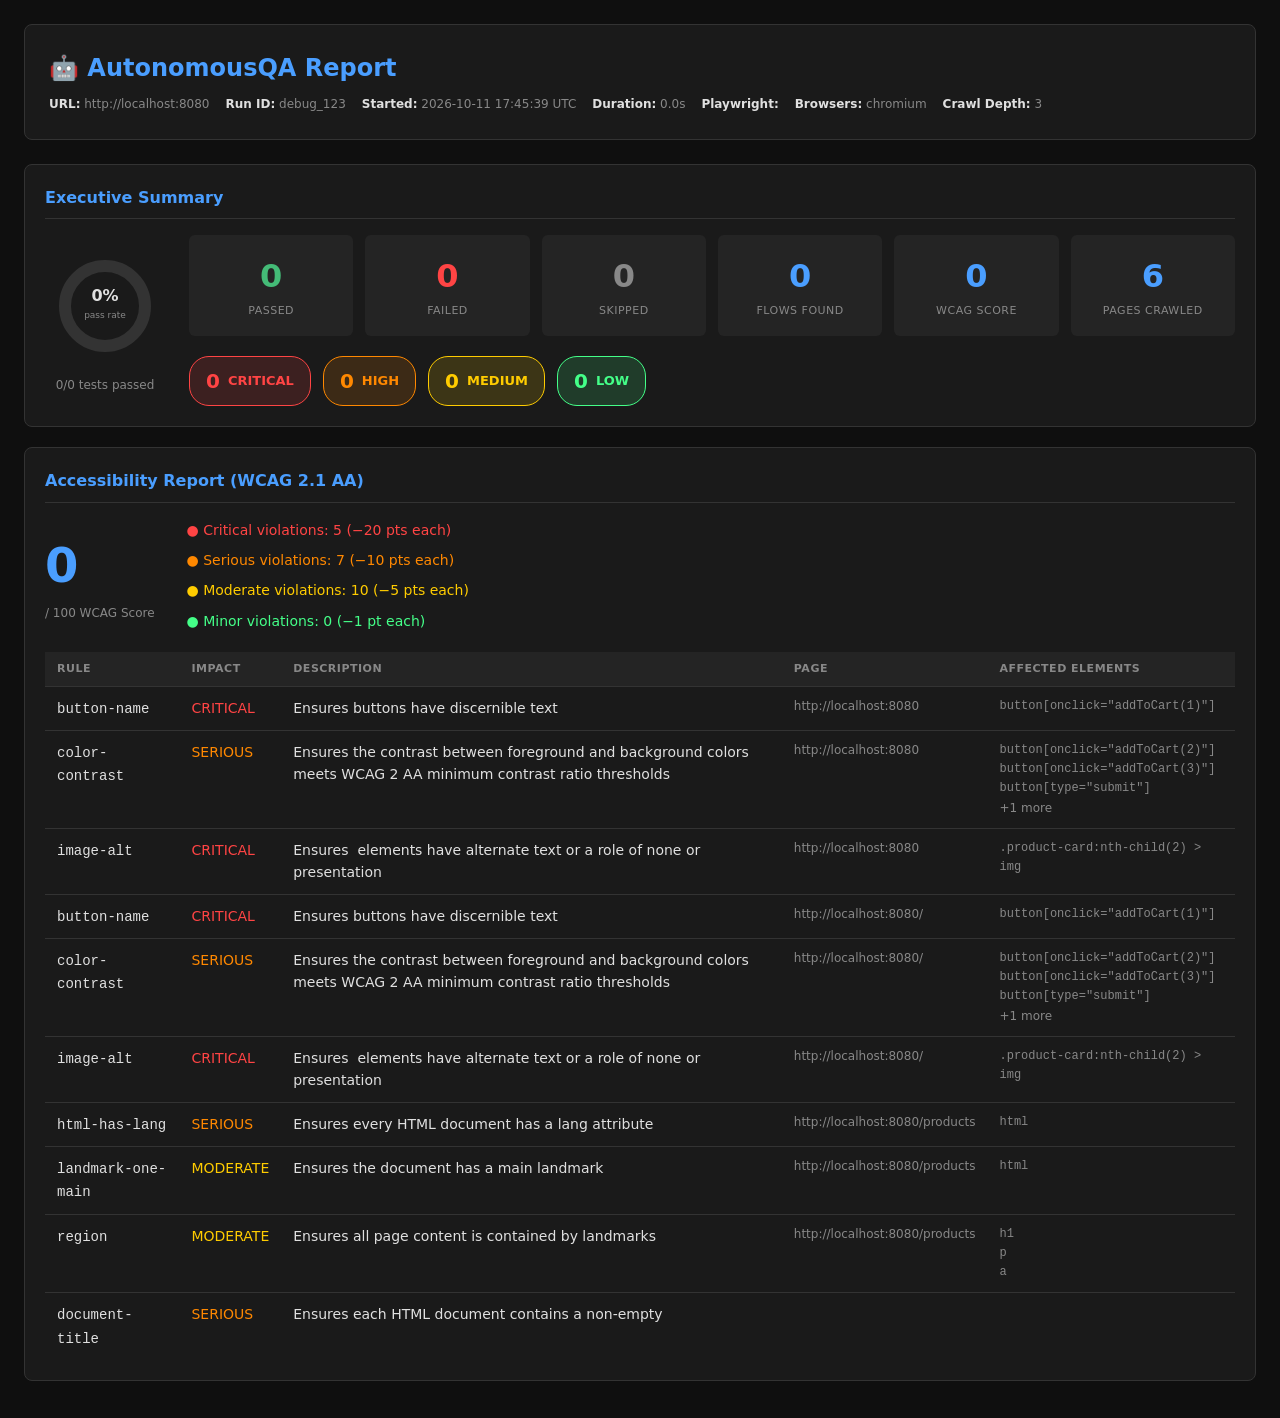
<file: reports/debug_123/report.html>
<!DOCTYPE html>
<html lang="en">
<head>
  <meta charset="UTF-8">
  <meta name="viewport" content="width=device-width, initial-scale=1.0">
  <title>QA Report — http://localhost:8080 — debug_123</title>
  <style>
    :root {
      --bg: #0f0f0f; --surface: #1a1a1a; --surface2: #242424;
      --border: #333; --text: #e0e0e0; --muted: #888;
      --critical: #ff4444; --high: #ff8800; --medium: #ffcc00; --low: #44ff88;
      --pass: #44bb77; --fail: #ff4444; --skip: #888888;
      --accent: #4a9eff;
    }
    * { box-sizing: border-box; margin: 0; padding: 0; }
    body { background: var(--bg); color: var(--text); font-family: 'Segoe UI', system-ui, sans-serif; font-size: 14px; line-height: 1.6; }
    .container { max-width: 1400px; margin: 0 auto; padding: 24px; }

    /* Header */
    .header { background: var(--surface); border: 1px solid var(--border); border-radius: 8px; padding: 24px; margin-bottom: 24px; }
    .header h1 { font-size: 24px; color: var(--accent); margin-bottom: 8px; }
    .header-meta { display: flex; flex-wrap: wrap; gap: 16px; color: var(--muted); font-size: 12px; }
    .header-meta span strong { color: var(--text); }

    /* Cards */
    .card { background: var(--surface); border: 1px solid var(--border); border-radius: 8px; padding: 20px; margin-bottom: 20px; }
    .card h2 { font-size: 16px; color: var(--accent); margin-bottom: 16px; border-bottom: 1px solid var(--border); padding-bottom: 8px; }

    /* Summary Grid */
    .summary-grid { display: grid; grid-template-columns: repeat(auto-fit, minmax(140px, 1fr)); gap: 12px; margin-bottom: 20px; }
    .summary-stat { background: var(--surface2); border-radius: 6px; padding: 16px; text-align: center; }
    .summary-stat .value { font-size: 32px; font-weight: 700; }
    .summary-stat .label { font-size: 11px; color: var(--muted); text-transform: uppercase; letter-spacing: 0.5px; }
    .stat-pass .value { color: var(--pass); }
    .stat-fail .value { color: var(--fail); }
    .stat-skip .value { color: var(--skip); }
    .stat-score .value { color: var(--accent); }

    /* Severity Badges */
    .severity-grid { display: flex; gap: 12px; flex-wrap: wrap; }
    .severity-badge { display: flex; align-items: center; gap: 8px; padding: 8px 16px; border-radius: 20px; font-weight: 600; font-size: 13px; }
    .badge-critical { background: rgba(255,68,68,0.15); border: 1px solid var(--critical); color: var(--critical); }
    .badge-high { background: rgba(255,136,0,0.15); border: 1px solid var(--high); color: var(--high); }
    .badge-medium { background: rgba(255,204,0,0.15); border: 1px solid var(--medium); color: var(--medium); }
    .badge-low { background: rgba(68,255,136,0.15); border: 1px solid var(--low); color: var(--low); }
    .badge-count { font-size: 20px; font-weight: 700; }

    /* Pass Rate Donut */
    .summary-top { display: grid; grid-template-columns: auto 1fr; gap: 24px; align-items: center; }
    .donut-container { text-align: center; }
    .donut-label { font-size: 12px; color: var(--muted); margin-top: 4px; }

    /* Tables */
    table { width: 100%; border-collapse: collapse; }
    th { text-align: left; padding: 8px 12px; background: var(--surface2); color: var(--muted); font-size: 11px; text-transform: uppercase; letter-spacing: 0.5px; border-bottom: 1px solid var(--border); }
    td { padding: 10px 12px; border-bottom: 1px solid var(--border); vertical-align: top; }
    tr:last-child td { border-bottom: none; }
    tr:hover td { background: rgba(255,255,255,0.02); }

    /* Status badges */
    .status { display: inline-block; padding: 2px 8px; border-radius: 4px; font-size: 11px; font-weight: 600; text-transform: uppercase; }
    .status-passed { background: rgba(68,187,119,0.15); color: var(--pass); }
    .status-failed { background: rgba(255,68,68,0.15); color: var(--fail); }
    .status-skipped { background: rgba(136,136,136,0.15); color: var(--skip); }
    .severity-cell-critical { color: var(--critical); font-weight: 600; }
    .severity-cell-high { color: var(--high); font-weight: 600; }
    .severity-cell-medium { color: var(--medium); font-weight: 600; }
    .severity-cell-low { color: var(--low); font-weight: 600; }

    /* Code blocks */
    pre { background: #0a0a0a; border: 1px solid var(--border); border-radius: 6px; padding: 16px; overflow-x: auto; font-size: 12px; line-height: 1.5; white-space: pre-wrap; word-wrap: break-word; }
    code { font-family: 'Fira Code', 'Cascadia Code', 'Consolas', monospace; }

    /* Error messages */
    .error-text { color: var(--fail); font-size: 12px; font-family: monospace; max-height: 120px; overflow-y: auto; }
    .repro-steps { margin: 0; padding-left: 16px; color: var(--muted); font-size: 12px; }
    .repro-steps li { margin-bottom: 2px; }

    /* Accessibility */
    .wcag-score { font-size: 48px; font-weight: 700; color: var(--accent); }
    .wcag-label { color: var(--muted); font-size: 12px; }
    .impact-critical { color: var(--critical); }
    .impact-serious { color: var(--high); }
    .impact-moderate { color: var(--medium); }
    .impact-minor { color: var(--low); }

    /* Visual diffs */
    .visual-grid { display: grid; grid-template-columns: 1fr 1fr 1fr; gap: 12px; }
    .visual-card { text-align: center; }
    .visual-card img { width: 100%; border: 1px solid var(--border); border-radius: 4px; max-height: 200px; object-fit: contain; }
    .visual-card .visual-label { font-size: 11px; color: var(--muted); margin-top: 4px; }
    .change-pct { font-weight: 700; color: var(--accent); }

    /* Crawl map */
    .crawl-map { font-family: monospace; font-size: 12px; line-height: 1.8; color: var(--muted); }
    .crawl-url { color: var(--text); }
    .crawl-error { color: var(--fail); }

    /* Collapsible */
    details summary { cursor: pointer; padding: 8px; background: var(--surface2); border-radius: 4px; color: var(--muted); font-size: 12px; }
    details summary:hover { color: var(--text); }
    details[open] summary { margin-bottom: 8px; }

    /* Responsive */
    @media (max-width: 768px) {
      .summary-top { grid-template-columns: 1fr; }
      .visual-grid { grid-template-columns: 1fr; }
    }
  </style>
</head>
<body>
<div class="container">

  <!-- HEADER -->
  <div class="header">
    <h1>🤖 AutonomousQA Report</h1>
    <div class="header-meta">
      <span><strong>URL:</strong> http://localhost:8080</span>
      <span><strong>Run ID:</strong> debug_123</span>
      <span><strong>Started:</strong> 2026-10-11 17:45:39 UTC</span>
      <span><strong>Duration:</strong> 0.0s</span>
      <span><strong>Playwright:</strong> </span>
      <span><strong>Browsers:</strong> chromium</span>
      <span><strong>Crawl Depth:</strong> 3</span>
    </div>
  </div>

  <!-- EXECUTIVE SUMMARY -->
  <div class="card">
    <h2>Executive Summary</h2>
    <div class="summary-top">
      <!-- Donut Chart (inline SVG) -->
      <div class="donut-container">
        
        
        
        
        
        
        <svg width="120" height="120" viewBox="0 0 120 120">
          <circle cx="60" cy="60" r="40" fill="none" stroke="#333" stroke-width="12"/>
          <circle cx="60" cy="60" r="40" fill="none" stroke="#44bb77" stroke-width="12"
            stroke-dasharray="0.0 251.2"
            stroke-dashoffset="62.8" transform="rotate(-90 60 60)"/>
          <text x="60" y="55" text-anchor="middle" fill="#e0e0e0" font-size="16" font-weight="700">0%</text>
          <text x="60" y="72" text-anchor="middle" fill="#888" font-size="9">pass rate</text>
        </svg>
        <div class="donut-label">0/0 tests passed</div>
      </div>

      <div>
        <div class="summary-grid">
          <div class="summary-stat stat-pass">
            <div class="value">0</div>
            <div class="label">Passed</div>
          </div>
          <div class="summary-stat stat-fail">
            <div class="value">0</div>
            <div class="label">Failed</div>
          </div>
          <div class="summary-stat stat-skip">
            <div class="value">0</div>
            <div class="label">Skipped</div>
          </div>
          <div class="summary-stat stat-score">
            <div class="value">0</div>
            <div class="label">Flows Found</div>
          </div>
          
          <div class="summary-stat stat-score">
            <div class="value">0</div>
            <div class="label">WCAG Score</div>
          </div>
          
          
          <div class="summary-stat">
            <div class="value" style="color: var(--accent)">6</div>
            <div class="label">Pages Crawled</div>
          </div>
          
        </div>

        <!-- Severity Breakdown -->
        <div class="severity-grid">
          <div class="severity-badge badge-critical">
            <span class="badge-count">0</span>
            CRITICAL
          </div>
          <div class="severity-badge badge-high">
            <span class="badge-count">0</span>
            HIGH
          </div>
          <div class="severity-badge badge-medium">
            <span class="badge-count">0</span>
            MEDIUM
          </div>
          <div class="severity-badge badge-low">
            <span class="badge-count">0</span>
            LOW
          </div>
        </div>
      </div>
    </div>
  </div>

  <!-- TEST RESULTS -->
  

  <!-- GENERATED TEST FILE -->
  

  <!-- ACCESSIBILITY REPORT -->
  
  <div class="card">
    <h2>Accessibility Report (WCAG 2.1 AA)</h2>
    <div style="display: flex; align-items: center; gap: 32px; margin-bottom: 20px;">
      <div>
        <div class="wcag-score">0</div>
        <div class="wcag-label">/ 100 WCAG Score</div>
      </div>
      <div style="display: flex; flex-direction: column; gap: 8px;">
        <span class="impact-critical">● Critical violations: 5 (−20 pts each)</span>
        <span class="impact-serious">● Serious violations: 7 (−10 pts each)</span>
        <span class="impact-moderate">● Moderate violations: 10 (−5 pts each)</span>
        <span class="impact-minor">● Minor violations: 0 (−1 pt each)</span>
      </div>
    </div>

    
    <table>
      <thead>
        <tr>
          <th>Rule</th>
          <th>Impact</th>
          <th>Description</th>
          <th>Page</th>
          <th>Affected Elements</th>
        </tr>
      </thead>
      <tbody>
        
        <tr>
          <td><code>button-name</code></td>
          <td><span class="impact-critical">CRITICAL</span></td>
          <td>Ensures buttons have discernible text</td>
          <td style="color: var(--muted); font-size: 12px;">http://localhost:8080</td>
          <td style="font-size: 12px;">
            
            <code style="display: block; color: var(--muted);">button[onclick="addToCart(1)"]</code>
            
            
          </td>
        </tr>
        
        <tr>
          <td><code>color-contrast</code></td>
          <td><span class="impact-serious">SERIOUS</span></td>
          <td>Ensures the contrast between foreground and background colors meets WCAG 2 AA minimum contrast ratio thresholds</td>
          <td style="color: var(--muted); font-size: 12px;">http://localhost:8080</td>
          <td style="font-size: 12px;">
            
            <code style="display: block; color: var(--muted);">button[onclick="addToCart(2)"]</code>
            
            <code style="display: block; color: var(--muted);">button[onclick="addToCart(3)"]</code>
            
            <code style="display: block; color: var(--muted);">button[type="submit"]</code>
            
            
            <span style="color: var(--muted)">+1 more</span>
            
          </td>
        </tr>
        
        <tr>
          <td><code>image-alt</code></td>
          <td><span class="impact-critical">CRITICAL</span></td>
          <td>Ensures <img> elements have alternate text or a role of none or presentation</td>
          <td style="color: var(--muted); font-size: 12px;">http://localhost:8080</td>
          <td style="font-size: 12px;">
            
            <code style="display: block; color: var(--muted);">.product-card:nth-child(2) > img</code>
            
            
          </td>
        </tr>
        
        <tr>
          <td><code>button-name</code></td>
          <td><span class="impact-critical">CRITICAL</span></td>
          <td>Ensures buttons have discernible text</td>
          <td style="color: var(--muted); font-size: 12px;">http://localhost:8080/</td>
          <td style="font-size: 12px;">
            
            <code style="display: block; color: var(--muted);">button[onclick="addToCart(1)"]</code>
            
            
          </td>
        </tr>
        
        <tr>
          <td><code>color-contrast</code></td>
          <td><span class="impact-serious">SERIOUS</span></td>
          <td>Ensures the contrast between foreground and background colors meets WCAG 2 AA minimum contrast ratio thresholds</td>
          <td style="color: var(--muted); font-size: 12px;">http://localhost:8080/</td>
          <td style="font-size: 12px;">
            
            <code style="display: block; color: var(--muted);">button[onclick="addToCart(2)"]</code>
            
            <code style="display: block; color: var(--muted);">button[onclick="addToCart(3)"]</code>
            
            <code style="display: block; color: var(--muted);">button[type="submit"]</code>
            
            
            <span style="color: var(--muted)">+1 more</span>
            
          </td>
        </tr>
        
        <tr>
          <td><code>image-alt</code></td>
          <td><span class="impact-critical">CRITICAL</span></td>
          <td>Ensures <img> elements have alternate text or a role of none or presentation</td>
          <td style="color: var(--muted); font-size: 12px;">http://localhost:8080/</td>
          <td style="font-size: 12px;">
            
            <code style="display: block; color: var(--muted);">.product-card:nth-child(2) > img</code>
            
            
          </td>
        </tr>
        
        <tr>
          <td><code>html-has-lang</code></td>
          <td><span class="impact-serious">SERIOUS</span></td>
          <td>Ensures every HTML document has a lang attribute</td>
          <td style="color: var(--muted); font-size: 12px;">http://localhost:8080/products</td>
          <td style="font-size: 12px;">
            
            <code style="display: block; color: var(--muted);">html</code>
            
            
          </td>
        </tr>
        
        <tr>
          <td><code>landmark-one-main</code></td>
          <td><span class="impact-moderate">MODERATE</span></td>
          <td>Ensures the document has a main landmark</td>
          <td style="color: var(--muted); font-size: 12px;">http://localhost:8080/products</td>
          <td style="font-size: 12px;">
            
            <code style="display: block; color: var(--muted);">html</code>
            
            
          </td>
        </tr>
        
        <tr>
          <td><code>region</code></td>
          <td><span class="impact-moderate">MODERATE</span></td>
          <td>Ensures all page content is contained by landmarks</td>
          <td style="color: var(--muted); font-size: 12px;">http://localhost:8080/products</td>
          <td style="font-size: 12px;">
            
            <code style="display: block; color: var(--muted);">h1</code>
            
            <code style="display: block; color: var(--muted);">p</code>
            
            <code style="display: block; color: var(--muted);">a</code>
            
            
          </td>
        </tr>
        
        <tr>
          <td><code>document-title</code></td>
          <td><span class="impact-serious">SERIOUS</span></td>
          <td>Ensures each HTML document contains a non-empty <title> element</td>
          <td style="color: var(--muted); font-size: 12px;">http://localhost:8080/about-us-this-page-does-not-exist</td>
          <td style="font-size: 12px;">
            
            <code style="display: block; color: var(--muted);">html</code>
            
            
          </td>
        </tr>
        
        <tr>
          <td><code>html-has-lang</code></td>
          <td><span class="impact-serious">SERIOUS</span></td>
          <td>Ensures every HTML document has a lang attribute</td>
          <td style="color: var(--muted); font-size: 12px;">http://localhost:8080/about-us-this-page-does-not-exist</td>
          <td style="font-size: 12px;">
            
            <code style="display: block; color: var(--muted);">html</code>
            
            
          </td>
        </tr>
        
        <tr>
          <td><code>landmark-one-main</code></td>
          <td><span class="impact-moderate">MODERATE</span></td>
          <td>Ensures the document has a main landmark</td>
          <td style="color: var(--muted); font-size: 12px;">http://localhost:8080/about-us-this-page-does-not-exist</td>
          <td style="font-size: 12px;">
            
            <code style="display: block; color: var(--muted);">html</code>
            
            
          </td>
        </tr>
        
        <tr>
          <td><code>page-has-heading-one</code></td>
          <td><span class="impact-moderate">MODERATE</span></td>
          <td>Ensure that the page, or at least one of its frames contains a level-one heading</td>
          <td style="color: var(--muted); font-size: 12px;">http://localhost:8080/about-us-this-page-does-not-exist</td>
          <td style="font-size: 12px;">
            
            <code style="display: block; color: var(--muted);">html</code>
            
            
          </td>
        </tr>
        
        <tr>
          <td><code>region</code></td>
          <td><span class="impact-moderate">MODERATE</span></td>
          <td>Ensures all page content is contained by landmarks</td>
          <td style="color: var(--muted); font-size: 12px;">http://localhost:8080/about-us-this-page-does-not-exist</td>
          <td style="font-size: 12px;">
            
            <code style="display: block; color: var(--muted);">pre</code>
            
            
          </td>
        </tr>
        
        <tr>
          <td><code>image-alt</code></td>
          <td><span class="impact-critical">CRITICAL</span></td>
          <td>Ensures <img> elements have alternate text or a role of none or presentation</td>
          <td style="color: var(--muted); font-size: 12px;">http://localhost:8080/contact</td>
          <td style="font-size: 12px;">
            
            <code style="display: block; color: var(--muted);">img</code>
            
            
          </td>
        </tr>
        
        <tr>
          <td><code>landmark-one-main</code></td>
          <td><span class="impact-moderate">MODERATE</span></td>
          <td>Ensures the document has a main landmark</td>
          <td style="color: var(--muted); font-size: 12px;">http://localhost:8080/contact</td>
          <td style="font-size: 12px;">
            
            <code style="display: block; color: var(--muted);">html</code>
            
            
          </td>
        </tr>
        
        <tr>
          <td><code>region</code></td>
          <td><span class="impact-moderate">MODERATE</span></td>
          <td>Ensures all page content is contained by landmarks</td>
          <td style="color: var(--muted); font-size: 12px;">http://localhost:8080/contact</td>
          <td style="font-size: 12px;">
            
            <code style="display: block; color: var(--muted);">h1</code>
            
            <code style="display: block; color: var(--muted);">p</code>
            
            <code style="display: block; color: var(--muted);">img</code>
            
            
            <span style="color: var(--muted)">+1 more</span>
            
          </td>
        </tr>
        
        <tr>
          <td><code>document-title</code></td>
          <td><span class="impact-serious">SERIOUS</span></td>
          <td>Ensures each HTML document contains a non-empty <title> element</td>
          <td style="color: var(--muted); font-size: 12px;">http://localhost:8080/privacy</td>
          <td style="font-size: 12px;">
            
            <code style="display: block; color: var(--muted);">html</code>
            
            
          </td>
        </tr>
        
        <tr>
          <td><code>html-has-lang</code></td>
          <td><span class="impact-serious">SERIOUS</span></td>
          <td>Ensures every HTML document has a lang attribute</td>
          <td style="color: var(--muted); font-size: 12px;">http://localhost:8080/privacy</td>
          <td style="font-size: 12px;">
            
            <code style="display: block; color: var(--muted);">html</code>
            
            
          </td>
        </tr>
        
        <tr>
          <td><code>landmark-one-main</code></td>
          <td><span class="impact-moderate">MODERATE</span></td>
          <td>Ensures the document has a main landmark</td>
          <td style="color: var(--muted); font-size: 12px;">http://localhost:8080/privacy</td>
          <td style="font-size: 12px;">
            
            <code style="display: block; color: var(--muted);">html</code>
            
            
          </td>
        </tr>
        
        <tr>
          <td><code>page-has-heading-one</code></td>
          <td><span class="impact-moderate">MODERATE</span></td>
          <td>Ensure that the page, or at least one of its frames contains a level-one heading</td>
          <td style="color: var(--muted); font-size: 12px;">http://localhost:8080/privacy</td>
          <td style="font-size: 12px;">
            
            <code style="display: block; color: var(--muted);">html</code>
            
            
          </td>
        </tr>
        
        <tr>
          <td><code>region</code></td>
          <td><span class="impact-moderate">MODERATE</span></td>
          <td>Ensures all page content is contained by landmarks</td>
          <td style="color: var(--muted); font-size: 12px;">http://localhost:8080/privacy</td>
          <td style="font-size: 12px;">
            
            <code style="display: block; color: var(--muted);">pre</code>
            
            
          </td>
        </tr>
        
      </tbody>
    </table>
    
  </div>
  

  <!-- VISUAL DIFFS -->
  

  <!-- CRAWL MAP -->
  
  <div class="card">
    <h2>Crawl Map</h2>
    <div class="crawl-map">
      
      <div>
        
        
        <span class="crawl-url">
          http://localhost:8080
          <span style="color: var(--muted)"> — Bug-Ridden Demo Store</span>
          
        </span>
      </div>
      
      <div>
        │  
        ├─ 
        <span class="crawl-url">
          http://localhost:8080/
          <span style="color: var(--muted)"> — Bug-Ridden Demo Store</span>
          
        </span>
      </div>
      
      <div>
        │  
        ├─ 
        <span class="crawl-url">
          http://localhost:8080/products
          <span style="color: var(--muted)"> — Products</span>
          
        </span>
      </div>
      
      <div>
        │  
        ├─ 
        <span class="crawl-url">
          http://localhost:8080/about-us-this-page-does-not-exist
          
          
        </span>
      </div>
      
      <div>
        │  
        ├─ 
        <span class="crawl-url">
          http://localhost:8080/contact
          <span style="color: var(--muted)"> — Contact — Demo Store</span>
          
        </span>
      </div>
      
      <div>
        │  
        ├─ 
        <span class="crawl-url">
          http://localhost:8080/privacy
          
          
        </span>
      </div>
      
    </div>
    
  </div>
  

  <!-- DEBUG LOGS -->
  

  <div style="text-align: center; color: var(--muted); font-size: 12px; margin-top: 24px; padding-bottom: 24px;">
    Generated by AutonomousQA Agent • debug_123
  </div>

</div>
</body>
</html>
</file>
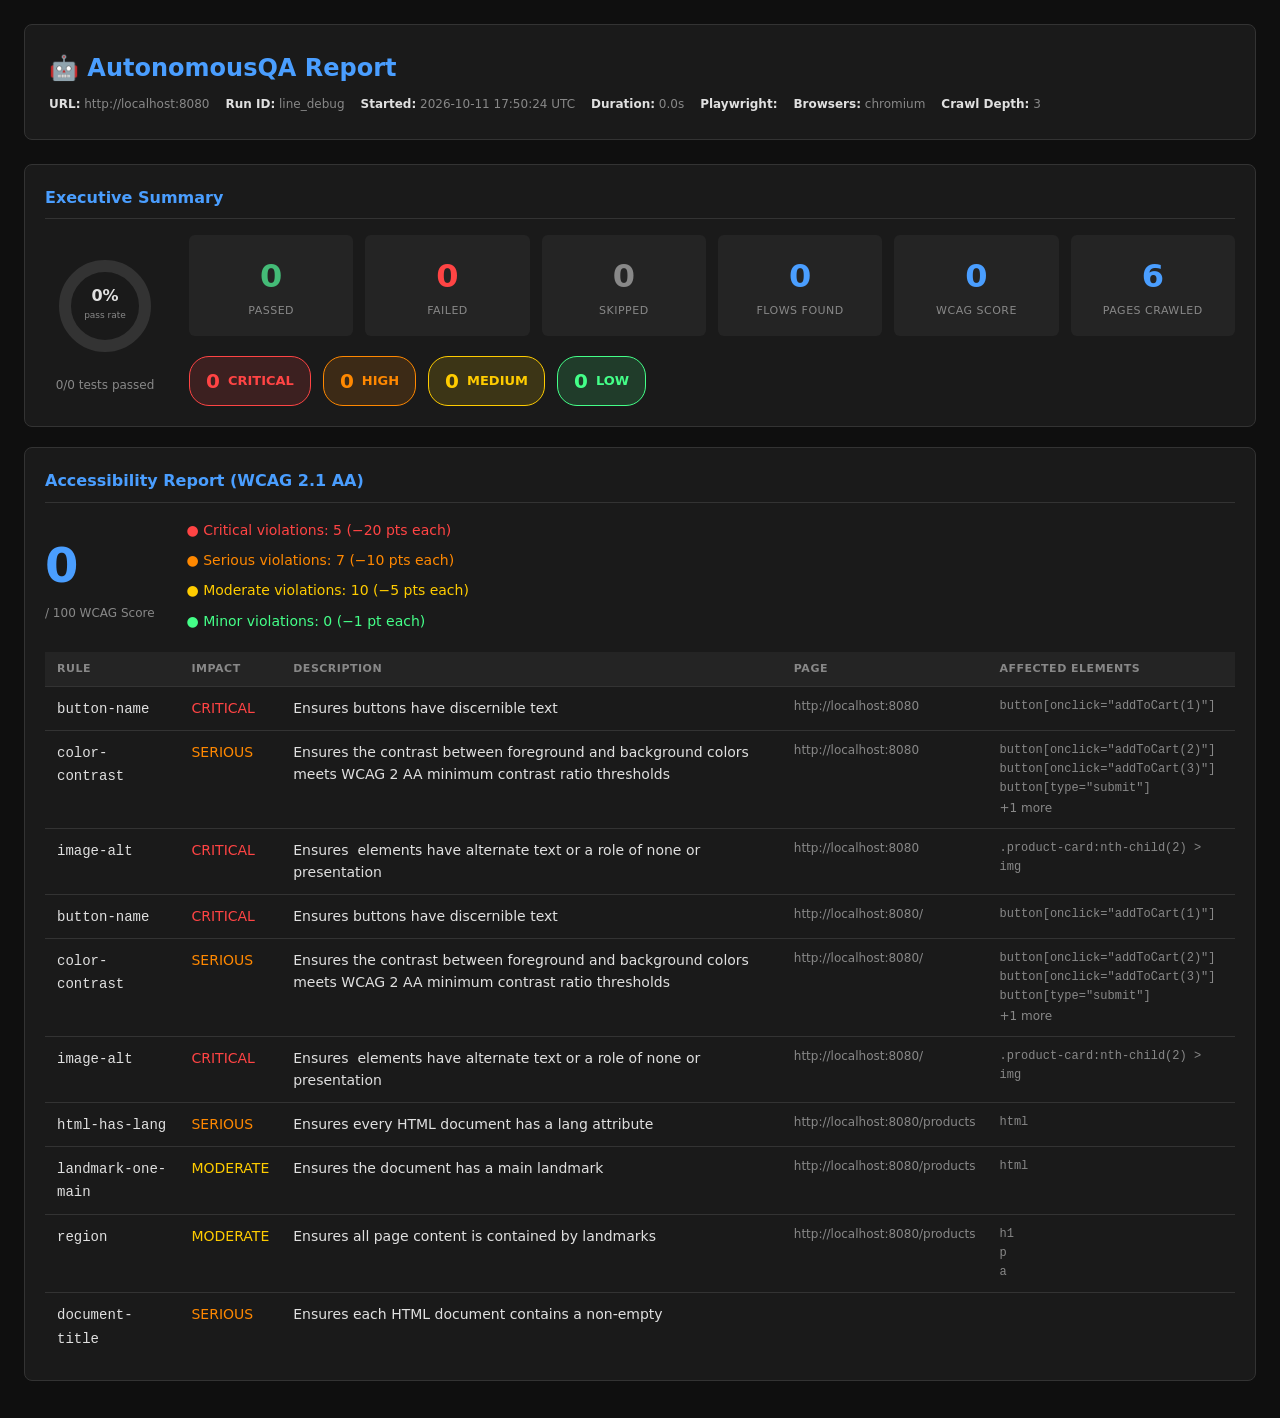
<file: reports/line_debug/report.html>
<!DOCTYPE html>
<html lang="en">
<head>
  <meta charset="UTF-8">
  <meta name="viewport" content="width=device-width, initial-scale=1.0">
  <title>QA Report — http://localhost:8080 — line_debug</title>
  <style>
    :root {
      --bg: #0f0f0f; --surface: #1a1a1a; --surface2: #242424;
      --border: #333; --text: #e0e0e0; --muted: #888;
      --critical: #ff4444; --high: #ff8800; --medium: #ffcc00; --low: #44ff88;
      --pass: #44bb77; --fail: #ff4444; --skip: #888888;
      --accent: #4a9eff;
    }
    * { box-sizing: border-box; margin: 0; padding: 0; }
    body { background: var(--bg); color: var(--text); font-family: 'Segoe UI', system-ui, sans-serif; font-size: 14px; line-height: 1.6; }
    .container { max-width: 1400px; margin: 0 auto; padding: 24px; }

    /* Header */
    .header { background: var(--surface); border: 1px solid var(--border); border-radius: 8px; padding: 24px; margin-bottom: 24px; }
    .header h1 { font-size: 24px; color: var(--accent); margin-bottom: 8px; }
    .header-meta { display: flex; flex-wrap: wrap; gap: 16px; color: var(--muted); font-size: 12px; }
    .header-meta span strong { color: var(--text); }

    /* Cards */
    .card { background: var(--surface); border: 1px solid var(--border); border-radius: 8px; padding: 20px; margin-bottom: 20px; }
    .card h2 { font-size: 16px; color: var(--accent); margin-bottom: 16px; border-bottom: 1px solid var(--border); padding-bottom: 8px; }

    /* Summary Grid */
    .summary-grid { display: grid; grid-template-columns: repeat(auto-fit, minmax(140px, 1fr)); gap: 12px; margin-bottom: 20px; }
    .summary-stat { background: var(--surface2); border-radius: 6px; padding: 16px; text-align: center; }
    .summary-stat .value { font-size: 32px; font-weight: 700; }
    .summary-stat .label { font-size: 11px; color: var(--muted); text-transform: uppercase; letter-spacing: 0.5px; }
    .stat-pass .value { color: var(--pass); }
    .stat-fail .value { color: var(--fail); }
    .stat-skip .value { color: var(--skip); }
    .stat-score .value { color: var(--accent); }

    /* Severity Badges */
    .severity-grid { display: flex; gap: 12px; flex-wrap: wrap; }
    .severity-badge { display: flex; align-items: center; gap: 8px; padding: 8px 16px; border-radius: 20px; font-weight: 600; font-size: 13px; }
    .badge-critical { background: rgba(255,68,68,0.15); border: 1px solid var(--critical); color: var(--critical); }
    .badge-high { background: rgba(255,136,0,0.15); border: 1px solid var(--high); color: var(--high); }
    .badge-medium { background: rgba(255,204,0,0.15); border: 1px solid var(--medium); color: var(--medium); }
    .badge-low { background: rgba(68,255,136,0.15); border: 1px solid var(--low); color: var(--low); }
    .badge-count { font-size: 20px; font-weight: 700; }

    /* Pass Rate Donut */
    .summary-top { display: grid; grid-template-columns: auto 1fr; gap: 24px; align-items: center; }
    .donut-container { text-align: center; }
    .donut-label { font-size: 12px; color: var(--muted); margin-top: 4px; }

    /* Tables */
    table { width: 100%; border-collapse: collapse; }
    th { text-align: left; padding: 8px 12px; background: var(--surface2); color: var(--muted); font-size: 11px; text-transform: uppercase; letter-spacing: 0.5px; border-bottom: 1px solid var(--border); }
    td { padding: 10px 12px; border-bottom: 1px solid var(--border); vertical-align: top; }
    tr:last-child td { border-bottom: none; }
    tr:hover td { background: rgba(255,255,255,0.02); }

    /* Status badges */
    .status { display: inline-block; padding: 2px 8px; border-radius: 4px; font-size: 11px; font-weight: 600; text-transform: uppercase; }
    .status-passed { background: rgba(68,187,119,0.15); color: var(--pass); }
    .status-failed { background: rgba(255,68,68,0.15); color: var(--fail); }
    .status-skipped { background: rgba(136,136,136,0.15); color: var(--skip); }
    .severity-cell-critical { color: var(--critical); font-weight: 600; }
    .severity-cell-high { color: var(--high); font-weight: 600; }
    .severity-cell-medium { color: var(--medium); font-weight: 600; }
    .severity-cell-low { color: var(--low); font-weight: 600; }

    /* Code blocks */
    pre { background: #0a0a0a; border: 1px solid var(--border); border-radius: 6px; padding: 16px; overflow-x: auto; font-size: 12px; line-height: 1.5; white-space: pre-wrap; word-wrap: break-word; }
    code { font-family: 'Fira Code', 'Cascadia Code', 'Consolas', monospace; }

    /* Error messages */
    .error-text { color: var(--fail); font-size: 12px; font-family: monospace; max-height: 120px; overflow-y: auto; }
    .repro-steps { margin: 0; padding-left: 16px; color: var(--muted); font-size: 12px; }
    .repro-steps li { margin-bottom: 2px; }

    /* Accessibility */
    .wcag-score { font-size: 48px; font-weight: 700; color: var(--accent); }
    .wcag-label { color: var(--muted); font-size: 12px; }
    .impact-critical { color: var(--critical); }
    .impact-serious { color: var(--high); }
    .impact-moderate { color: var(--medium); }
    .impact-minor { color: var(--low); }

    /* Visual diffs */
    .visual-grid { display: grid; grid-template-columns: 1fr 1fr 1fr; gap: 12px; }
    .visual-card { text-align: center; }
    .visual-card img { width: 100%; border: 1px solid var(--border); border-radius: 4px; max-height: 200px; object-fit: contain; }
    .visual-card .visual-label { font-size: 11px; color: var(--muted); margin-top: 4px; }
    .change-pct { font-weight: 700; color: var(--accent); }

    /* Crawl map */
    .crawl-map { font-family: monospace; font-size: 12px; line-height: 1.8; color: var(--muted); }
    .crawl-url { color: var(--text); }
    .crawl-error { color: var(--fail); }

    /* Collapsible */
    details summary { cursor: pointer; padding: 8px; background: var(--surface2); border-radius: 4px; color: var(--muted); font-size: 12px; }
    details summary:hover { color: var(--text); }
    details[open] summary { margin-bottom: 8px; }

    /* Responsive */
    @media (max-width: 768px) {
      .summary-top { grid-template-columns: 1fr; }
      .visual-grid { grid-template-columns: 1fr; }
    }
  </style>
</head>
<body>
<div class="container">

  <!-- HEADER -->
  <div class="header">
    <h1>🤖 AutonomousQA Report</h1>
    <div class="header-meta">
      <span><strong>URL:</strong> http://localhost:8080</span>
      <span><strong>Run ID:</strong> line_debug</span>
      <span><strong>Started:</strong> 2026-10-11 17:50:24 UTC</span>
      <span><strong>Duration:</strong> 0.0s</span>
      <span><strong>Playwright:</strong> </span>
      <span><strong>Browsers:</strong> chromium</span>
      <span><strong>Crawl Depth:</strong> 3</span>
    </div>
  </div>

  <!-- EXECUTIVE SUMMARY -->
  <div class="card">
    <h2>Executive Summary</h2>
    <div class="summary-top">
      <!-- Donut Chart (inline SVG) -->
      <div class="donut-container">
        
        
        
        
        
        
        <svg width="120" height="120" viewBox="0 0 120 120">
          <circle cx="60" cy="60" r="40" fill="none" stroke="#333" stroke-width="12"/>
          <circle cx="60" cy="60" r="40" fill="none" stroke="#44bb77" stroke-width="12"
            stroke-dasharray="0.0 251.2"
            stroke-dashoffset="62.8" transform="rotate(-90 60 60)"/>
          <text x="60" y="55" text-anchor="middle" fill="#e0e0e0" font-size="16" font-weight="700">0%</text>
          <text x="60" y="72" text-anchor="middle" fill="#888" font-size="9">pass rate</text>
        </svg>
        <div class="donut-label">0/0 tests passed</div>
      </div>

      <div>
        <div class="summary-grid">
          <div class="summary-stat stat-pass">
            <div class="value">0</div>
            <div class="label">Passed</div>
          </div>
          <div class="summary-stat stat-fail">
            <div class="value">0</div>
            <div class="label">Failed</div>
          </div>
          <div class="summary-stat stat-skip">
            <div class="value">0</div>
            <div class="label">Skipped</div>
          </div>
          <div class="summary-stat stat-score">
            <div class="value">0</div>
            <div class="label">Flows Found</div>
          </div>
          
          <div class="summary-stat stat-score">
            <div class="value">0</div>
            <div class="label">WCAG Score</div>
          </div>
          
          
          <div class="summary-stat">
            <div class="value" style="color: var(--accent)">6</div>
            <div class="label">Pages Crawled</div>
          </div>
          
        </div>

        <!-- Severity Breakdown -->
        <div class="severity-grid">
          <div class="severity-badge badge-critical">
            <span class="badge-count">0</span>
            CRITICAL
          </div>
          <div class="severity-badge badge-high">
            <span class="badge-count">0</span>
            HIGH
          </div>
          <div class="severity-badge badge-medium">
            <span class="badge-count">0</span>
            MEDIUM
          </div>
          <div class="severity-badge badge-low">
            <span class="badge-count">0</span>
            LOW
          </div>
        </div>
      </div>
    </div>
  </div>

  <!-- TEST RESULTS -->
  

  <!-- GENERATED TEST FILE -->
  

  <!-- ACCESSIBILITY REPORT -->
  
  <div class="card">
    <h2>Accessibility Report (WCAG 2.1 AA)</h2>
    <div style="display: flex; align-items: center; gap: 32px; margin-bottom: 20px;">
      <div>
        <div class="wcag-score">0</div>
        <div class="wcag-label">/ 100 WCAG Score</div>
      </div>
      <div style="display: flex; flex-direction: column; gap: 8px;">
        <span class="impact-critical">● Critical violations: 5 (−20 pts each)</span>
        <span class="impact-serious">● Serious violations: 7 (−10 pts each)</span>
        <span class="impact-moderate">● Moderate violations: 10 (−5 pts each)</span>
        <span class="impact-minor">● Minor violations: 0 (−1 pt each)</span>
      </div>
    </div>

    
    <table>
      <thead>
        <tr>
          <th>Rule</th>
          <th>Impact</th>
          <th>Description</th>
          <th>Page</th>
          <th>Affected Elements</th>
        </tr>
      </thead>
      <tbody>
        
        <tr>
          <td><code>button-name</code></td>
          <td><span class="impact-critical">CRITICAL</span></td>
          <td>Ensures buttons have discernible text</td>
          <td style="color: var(--muted); font-size: 12px;">http://localhost:8080</td>
          <td style="font-size: 12px;">
            
            <code style="display: block; color: var(--muted);">button[onclick="addToCart(1)"]</code>
            
            
          </td>
        </tr>
        
        <tr>
          <td><code>color-contrast</code></td>
          <td><span class="impact-serious">SERIOUS</span></td>
          <td>Ensures the contrast between foreground and background colors meets WCAG 2 AA minimum contrast ratio thresholds</td>
          <td style="color: var(--muted); font-size: 12px;">http://localhost:8080</td>
          <td style="font-size: 12px;">
            
            <code style="display: block; color: var(--muted);">button[onclick="addToCart(2)"]</code>
            
            <code style="display: block; color: var(--muted);">button[onclick="addToCart(3)"]</code>
            
            <code style="display: block; color: var(--muted);">button[type="submit"]</code>
            
            
            <span style="color: var(--muted)">+1 more</span>
            
          </td>
        </tr>
        
        <tr>
          <td><code>image-alt</code></td>
          <td><span class="impact-critical">CRITICAL</span></td>
          <td>Ensures <img> elements have alternate text or a role of none or presentation</td>
          <td style="color: var(--muted); font-size: 12px;">http://localhost:8080</td>
          <td style="font-size: 12px;">
            
            <code style="display: block; color: var(--muted);">.product-card:nth-child(2) > img</code>
            
            
          </td>
        </tr>
        
        <tr>
          <td><code>button-name</code></td>
          <td><span class="impact-critical">CRITICAL</span></td>
          <td>Ensures buttons have discernible text</td>
          <td style="color: var(--muted); font-size: 12px;">http://localhost:8080/</td>
          <td style="font-size: 12px;">
            
            <code style="display: block; color: var(--muted);">button[onclick="addToCart(1)"]</code>
            
            
          </td>
        </tr>
        
        <tr>
          <td><code>color-contrast</code></td>
          <td><span class="impact-serious">SERIOUS</span></td>
          <td>Ensures the contrast between foreground and background colors meets WCAG 2 AA minimum contrast ratio thresholds</td>
          <td style="color: var(--muted); font-size: 12px;">http://localhost:8080/</td>
          <td style="font-size: 12px;">
            
            <code style="display: block; color: var(--muted);">button[onclick="addToCart(2)"]</code>
            
            <code style="display: block; color: var(--muted);">button[onclick="addToCart(3)"]</code>
            
            <code style="display: block; color: var(--muted);">button[type="submit"]</code>
            
            
            <span style="color: var(--muted)">+1 more</span>
            
          </td>
        </tr>
        
        <tr>
          <td><code>image-alt</code></td>
          <td><span class="impact-critical">CRITICAL</span></td>
          <td>Ensures <img> elements have alternate text or a role of none or presentation</td>
          <td style="color: var(--muted); font-size: 12px;">http://localhost:8080/</td>
          <td style="font-size: 12px;">
            
            <code style="display: block; color: var(--muted);">.product-card:nth-child(2) > img</code>
            
            
          </td>
        </tr>
        
        <tr>
          <td><code>html-has-lang</code></td>
          <td><span class="impact-serious">SERIOUS</span></td>
          <td>Ensures every HTML document has a lang attribute</td>
          <td style="color: var(--muted); font-size: 12px;">http://localhost:8080/products</td>
          <td style="font-size: 12px;">
            
            <code style="display: block; color: var(--muted);">html</code>
            
            
          </td>
        </tr>
        
        <tr>
          <td><code>landmark-one-main</code></td>
          <td><span class="impact-moderate">MODERATE</span></td>
          <td>Ensures the document has a main landmark</td>
          <td style="color: var(--muted); font-size: 12px;">http://localhost:8080/products</td>
          <td style="font-size: 12px;">
            
            <code style="display: block; color: var(--muted);">html</code>
            
            
          </td>
        </tr>
        
        <tr>
          <td><code>region</code></td>
          <td><span class="impact-moderate">MODERATE</span></td>
          <td>Ensures all page content is contained by landmarks</td>
          <td style="color: var(--muted); font-size: 12px;">http://localhost:8080/products</td>
          <td style="font-size: 12px;">
            
            <code style="display: block; color: var(--muted);">h1</code>
            
            <code style="display: block; color: var(--muted);">p</code>
            
            <code style="display: block; color: var(--muted);">a</code>
            
            
          </td>
        </tr>
        
        <tr>
          <td><code>document-title</code></td>
          <td><span class="impact-serious">SERIOUS</span></td>
          <td>Ensures each HTML document contains a non-empty <title> element</td>
          <td style="color: var(--muted); font-size: 12px;">http://localhost:8080/about-us-this-page-does-not-exist</td>
          <td style="font-size: 12px;">
            
            <code style="display: block; color: var(--muted);">html</code>
            
            
          </td>
        </tr>
        
        <tr>
          <td><code>html-has-lang</code></td>
          <td><span class="impact-serious">SERIOUS</span></td>
          <td>Ensures every HTML document has a lang attribute</td>
          <td style="color: var(--muted); font-size: 12px;">http://localhost:8080/about-us-this-page-does-not-exist</td>
          <td style="font-size: 12px;">
            
            <code style="display: block; color: var(--muted);">html</code>
            
            
          </td>
        </tr>
        
        <tr>
          <td><code>landmark-one-main</code></td>
          <td><span class="impact-moderate">MODERATE</span></td>
          <td>Ensures the document has a main landmark</td>
          <td style="color: var(--muted); font-size: 12px;">http://localhost:8080/about-us-this-page-does-not-exist</td>
          <td style="font-size: 12px;">
            
            <code style="display: block; color: var(--muted);">html</code>
            
            
          </td>
        </tr>
        
        <tr>
          <td><code>page-has-heading-one</code></td>
          <td><span class="impact-moderate">MODERATE</span></td>
          <td>Ensure that the page, or at least one of its frames contains a level-one heading</td>
          <td style="color: var(--muted); font-size: 12px;">http://localhost:8080/about-us-this-page-does-not-exist</td>
          <td style="font-size: 12px;">
            
            <code style="display: block; color: var(--muted);">html</code>
            
            
          </td>
        </tr>
        
        <tr>
          <td><code>region</code></td>
          <td><span class="impact-moderate">MODERATE</span></td>
          <td>Ensures all page content is contained by landmarks</td>
          <td style="color: var(--muted); font-size: 12px;">http://localhost:8080/about-us-this-page-does-not-exist</td>
          <td style="font-size: 12px;">
            
            <code style="display: block; color: var(--muted);">pre</code>
            
            
          </td>
        </tr>
        
        <tr>
          <td><code>image-alt</code></td>
          <td><span class="impact-critical">CRITICAL</span></td>
          <td>Ensures <img> elements have alternate text or a role of none or presentation</td>
          <td style="color: var(--muted); font-size: 12px;">http://localhost:8080/contact</td>
          <td style="font-size: 12px;">
            
            <code style="display: block; color: var(--muted);">img</code>
            
            
          </td>
        </tr>
        
        <tr>
          <td><code>landmark-one-main</code></td>
          <td><span class="impact-moderate">MODERATE</span></td>
          <td>Ensures the document has a main landmark</td>
          <td style="color: var(--muted); font-size: 12px;">http://localhost:8080/contact</td>
          <td style="font-size: 12px;">
            
            <code style="display: block; color: var(--muted);">html</code>
            
            
          </td>
        </tr>
        
        <tr>
          <td><code>region</code></td>
          <td><span class="impact-moderate">MODERATE</span></td>
          <td>Ensures all page content is contained by landmarks</td>
          <td style="color: var(--muted); font-size: 12px;">http://localhost:8080/contact</td>
          <td style="font-size: 12px;">
            
            <code style="display: block; color: var(--muted);">h1</code>
            
            <code style="display: block; color: var(--muted);">p</code>
            
            <code style="display: block; color: var(--muted);">img</code>
            
            
            <span style="color: var(--muted)">+1 more</span>
            
          </td>
        </tr>
        
        <tr>
          <td><code>document-title</code></td>
          <td><span class="impact-serious">SERIOUS</span></td>
          <td>Ensures each HTML document contains a non-empty <title> element</td>
          <td style="color: var(--muted); font-size: 12px;">http://localhost:8080/privacy</td>
          <td style="font-size: 12px;">
            
            <code style="display: block; color: var(--muted);">html</code>
            
            
          </td>
        </tr>
        
        <tr>
          <td><code>html-has-lang</code></td>
          <td><span class="impact-serious">SERIOUS</span></td>
          <td>Ensures every HTML document has a lang attribute</td>
          <td style="color: var(--muted); font-size: 12px;">http://localhost:8080/privacy</td>
          <td style="font-size: 12px;">
            
            <code style="display: block; color: var(--muted);">html</code>
            
            
          </td>
        </tr>
        
        <tr>
          <td><code>landmark-one-main</code></td>
          <td><span class="impact-moderate">MODERATE</span></td>
          <td>Ensures the document has a main landmark</td>
          <td style="color: var(--muted); font-size: 12px;">http://localhost:8080/privacy</td>
          <td style="font-size: 12px;">
            
            <code style="display: block; color: var(--muted);">html</code>
            
            
          </td>
        </tr>
        
        <tr>
          <td><code>page-has-heading-one</code></td>
          <td><span class="impact-moderate">MODERATE</span></td>
          <td>Ensure that the page, or at least one of its frames contains a level-one heading</td>
          <td style="color: var(--muted); font-size: 12px;">http://localhost:8080/privacy</td>
          <td style="font-size: 12px;">
            
            <code style="display: block; color: var(--muted);">html</code>
            
            
          </td>
        </tr>
        
        <tr>
          <td><code>region</code></td>
          <td><span class="impact-moderate">MODERATE</span></td>
          <td>Ensures all page content is contained by landmarks</td>
          <td style="color: var(--muted); font-size: 12px;">http://localhost:8080/privacy</td>
          <td style="font-size: 12px;">
            
            <code style="display: block; color: var(--muted);">pre</code>
            
            
          </td>
        </tr>
        
      </tbody>
    </table>
    
  </div>
  

  <!-- VISUAL DIFFS -->
  

  <!-- CRAWL MAP -->
  
  <div class="card">
    <h2>Crawl Map</h2>
    <div class="crawl-map">
      
      <div>
        
        
        <span class="crawl-url">
          http://localhost:8080
          <span style="color: var(--muted)"> — Bug-Ridden Demo Store</span>
          
        </span>
      </div>
      
      <div>
        │  
        ├─ 
        <span class="crawl-url">
          http://localhost:8080/
          <span style="color: var(--muted)"> — Bug-Ridden Demo Store</span>
          
        </span>
      </div>
      
      <div>
        │  
        ├─ 
        <span class="crawl-url">
          http://localhost:8080/products
          <span style="color: var(--muted)"> — Products</span>
          
        </span>
      </div>
      
      <div>
        │  
        ├─ 
        <span class="crawl-url">
          http://localhost:8080/about-us-this-page-does-not-exist
          
          
        </span>
      </div>
      
      <div>
        │  
        ├─ 
        <span class="crawl-url">
          http://localhost:8080/contact
          <span style="color: var(--muted)"> — Contact — Demo Store</span>
          
        </span>
      </div>
      
      <div>
        │  
        ├─ 
        <span class="crawl-url">
          http://localhost:8080/privacy
          
          
        </span>
      </div>
      
    </div>
    
  </div>
  

  <!-- DEBUG LOGS -->
  

  <div style="text-align: center; color: var(--muted); font-size: 12px; margin-top: 24px; padding-bottom: 24px;">
    Generated by AutonomousQA Agent • line_debug
  </div>

</div>
</body>
</html>
</file>
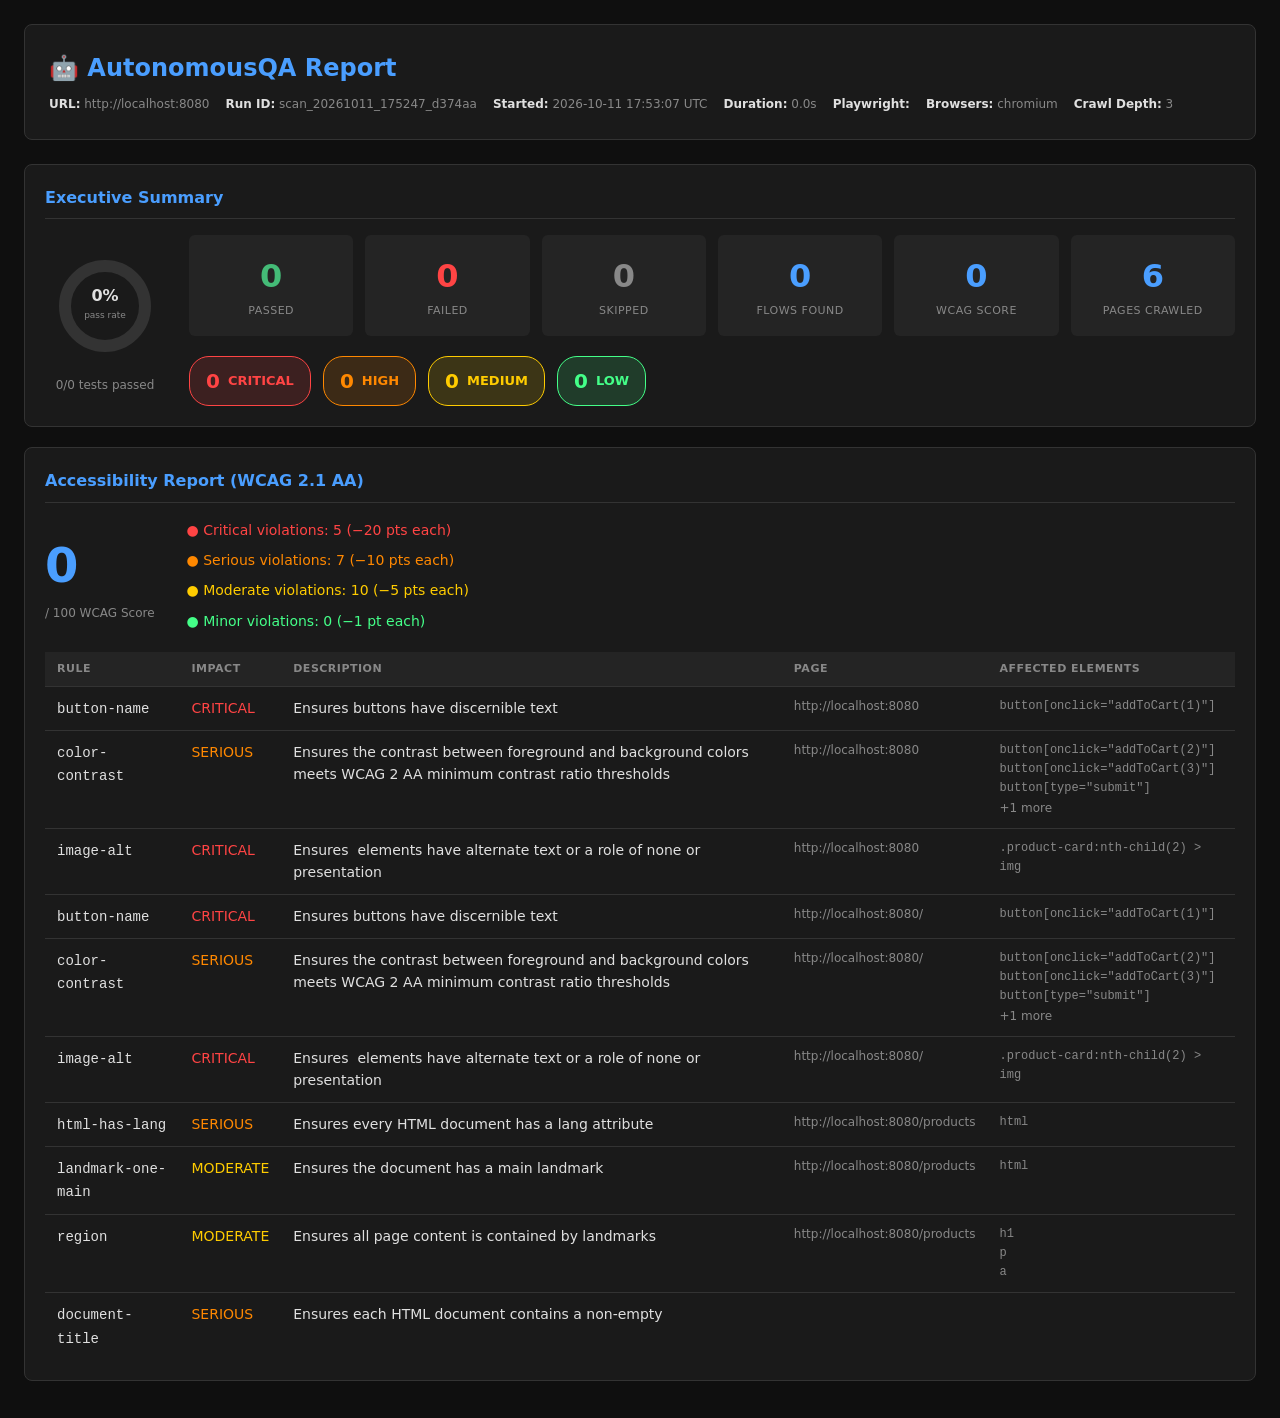
<file: reports/scan_20261011_175247_d374aa/report.html>
<!DOCTYPE html>
<html lang="en">
<head>
  <meta charset="UTF-8">
  <meta name="viewport" content="width=device-width, initial-scale=1.0">
  <title>QA Report — http://localhost:8080 — scan_20261011_175247_d374aa</title>
  <style>
    :root {
      --bg: #0f0f0f; --surface: #1a1a1a; --surface2: #242424;
      --border: #333; --text: #e0e0e0; --muted: #888;
      --critical: #ff4444; --high: #ff8800; --medium: #ffcc00; --low: #44ff88;
      --pass: #44bb77; --fail: #ff4444; --skip: #888888;
      --accent: #4a9eff;
    }
    * { box-sizing: border-box; margin: 0; padding: 0; }
    body { background: var(--bg); color: var(--text); font-family: 'Segoe UI', system-ui, sans-serif; font-size: 14px; line-height: 1.6; }
    .container { max-width: 1400px; margin: 0 auto; padding: 24px; }

    /* Header */
    .header { background: var(--surface); border: 1px solid var(--border); border-radius: 8px; padding: 24px; margin-bottom: 24px; }
    .header h1 { font-size: 24px; color: var(--accent); margin-bottom: 8px; }
    .header-meta { display: flex; flex-wrap: wrap; gap: 16px; color: var(--muted); font-size: 12px; }
    .header-meta span strong { color: var(--text); }

    /* Cards */
    .card { background: var(--surface); border: 1px solid var(--border); border-radius: 8px; padding: 20px; margin-bottom: 20px; }
    .card h2 { font-size: 16px; color: var(--accent); margin-bottom: 16px; border-bottom: 1px solid var(--border); padding-bottom: 8px; }

    /* Summary Grid */
    .summary-grid { display: grid; grid-template-columns: repeat(auto-fit, minmax(140px, 1fr)); gap: 12px; margin-bottom: 20px; }
    .summary-stat { background: var(--surface2); border-radius: 6px; padding: 16px; text-align: center; }
    .summary-stat .value { font-size: 32px; font-weight: 700; }
    .summary-stat .label { font-size: 11px; color: var(--muted); text-transform: uppercase; letter-spacing: 0.5px; }
    .stat-pass .value { color: var(--pass); }
    .stat-fail .value { color: var(--fail); }
    .stat-skip .value { color: var(--skip); }
    .stat-score .value { color: var(--accent); }

    /* Severity Badges */
    .severity-grid { display: flex; gap: 12px; flex-wrap: wrap; }
    .severity-badge { display: flex; align-items: center; gap: 8px; padding: 8px 16px; border-radius: 20px; font-weight: 600; font-size: 13px; }
    .badge-critical { background: rgba(255,68,68,0.15); border: 1px solid var(--critical); color: var(--critical); }
    .badge-high { background: rgba(255,136,0,0.15); border: 1px solid var(--high); color: var(--high); }
    .badge-medium { background: rgba(255,204,0,0.15); border: 1px solid var(--medium); color: var(--medium); }
    .badge-low { background: rgba(68,255,136,0.15); border: 1px solid var(--low); color: var(--low); }
    .badge-count { font-size: 20px; font-weight: 700; }

    /* Pass Rate Donut */
    .summary-top { display: grid; grid-template-columns: auto 1fr; gap: 24px; align-items: center; }
    .donut-container { text-align: center; }
    .donut-label { font-size: 12px; color: var(--muted); margin-top: 4px; }

    /* Tables */
    table { width: 100%; border-collapse: collapse; }
    th { text-align: left; padding: 8px 12px; background: var(--surface2); color: var(--muted); font-size: 11px; text-transform: uppercase; letter-spacing: 0.5px; border-bottom: 1px solid var(--border); }
    td { padding: 10px 12px; border-bottom: 1px solid var(--border); vertical-align: top; }
    tr:last-child td { border-bottom: none; }
    tr:hover td { background: rgba(255,255,255,0.02); }

    /* Status badges */
    .status { display: inline-block; padding: 2px 8px; border-radius: 4px; font-size: 11px; font-weight: 600; text-transform: uppercase; }
    .status-passed { background: rgba(68,187,119,0.15); color: var(--pass); }
    .status-failed { background: rgba(255,68,68,0.15); color: var(--fail); }
    .status-skipped { background: rgba(136,136,136,0.15); color: var(--skip); }
    .severity-cell-critical { color: var(--critical); font-weight: 600; }
    .severity-cell-high { color: var(--high); font-weight: 600; }
    .severity-cell-medium { color: var(--medium); font-weight: 600; }
    .severity-cell-low { color: var(--low); font-weight: 600; }

    /* Code blocks */
    pre { background: #0a0a0a; border: 1px solid var(--border); border-radius: 6px; padding: 16px; overflow-x: auto; font-size: 12px; line-height: 1.5; white-space: pre-wrap; word-wrap: break-word; }
    code { font-family: 'Fira Code', 'Cascadia Code', 'Consolas', monospace; }

    /* Error messages */
    .error-text { color: var(--fail); font-size: 12px; font-family: monospace; max-height: 120px; overflow-y: auto; }
    .repro-steps { margin: 0; padding-left: 16px; color: var(--muted); font-size: 12px; }
    .repro-steps li { margin-bottom: 2px; }

    /* Accessibility */
    .wcag-score { font-size: 48px; font-weight: 700; color: var(--accent); }
    .wcag-label { color: var(--muted); font-size: 12px; }
    .impact-critical { color: var(--critical); }
    .impact-serious { color: var(--high); }
    .impact-moderate { color: var(--medium); }
    .impact-minor { color: var(--low); }

    /* Visual diffs */
    .visual-grid { display: grid; grid-template-columns: 1fr 1fr 1fr; gap: 12px; }
    .visual-card { text-align: center; }
    .visual-card img { width: 100%; border: 1px solid var(--border); border-radius: 4px; max-height: 200px; object-fit: contain; }
    .visual-card .visual-label { font-size: 11px; color: var(--muted); margin-top: 4px; }
    .change-pct { font-weight: 700; color: var(--accent); }

    /* Crawl map */
    .crawl-map { font-family: monospace; font-size: 12px; line-height: 1.8; color: var(--muted); }
    .crawl-url { color: var(--text); }
    .crawl-error { color: var(--fail); }

    /* Collapsible */
    details summary { cursor: pointer; padding: 8px; background: var(--surface2); border-radius: 4px; color: var(--muted); font-size: 12px; }
    details summary:hover { color: var(--text); }
    details[open] summary { margin-bottom: 8px; }

    /* Responsive */
    @media (max-width: 768px) {
      .summary-top { grid-template-columns: 1fr; }
      .visual-grid { grid-template-columns: 1fr; }
    }
  </style>
</head>
<body>
<div class="container">

  <!-- HEADER -->
  <div class="header">
    <h1>🤖 AutonomousQA Report</h1>
    <div class="header-meta">
      <span><strong>URL:</strong> http://localhost:8080</span>
      <span><strong>Run ID:</strong> scan_20261011_175247_d374aa</span>
      <span><strong>Started:</strong> 2026-10-11 17:53:07 UTC</span>
      <span><strong>Duration:</strong> 0.0s</span>
      <span><strong>Playwright:</strong> </span>
      <span><strong>Browsers:</strong> chromium</span>
      <span><strong>Crawl Depth:</strong> 3</span>
    </div>
  </div>

  <!-- EXECUTIVE SUMMARY -->
  <div class="card">
    <h2>Executive Summary</h2>
    <div class="summary-top">
      <!-- Donut Chart (inline SVG) -->
      <div class="donut-container">
        
        
        
        
        
        
        <svg width="120" height="120" viewBox="0 0 120 120">
          <circle cx="60" cy="60" r="40" fill="none" stroke="#333" stroke-width="12"/>
          <circle cx="60" cy="60" r="40" fill="none" stroke="#44bb77" stroke-width="12"
            stroke-dasharray="0.0 251.2"
            stroke-dashoffset="62.8" transform="rotate(-90 60 60)"/>
          <text x="60" y="55" text-anchor="middle" fill="#e0e0e0" font-size="16" font-weight="700">0%</text>
          <text x="60" y="72" text-anchor="middle" fill="#888" font-size="9">pass rate</text>
        </svg>
        <div class="donut-label">0/0 tests passed</div>
      </div>

      <div>
        <div class="summary-grid">
          <div class="summary-stat stat-pass">
            <div class="value">0</div>
            <div class="label">Passed</div>
          </div>
          <div class="summary-stat stat-fail">
            <div class="value">0</div>
            <div class="label">Failed</div>
          </div>
          <div class="summary-stat stat-skip">
            <div class="value">0</div>
            <div class="label">Skipped</div>
          </div>
          <div class="summary-stat stat-score">
            <div class="value">0</div>
            <div class="label">Flows Found</div>
          </div>
          
          <div class="summary-stat stat-score">
            <div class="value">0</div>
            <div class="label">WCAG Score</div>
          </div>
          
          
          <div class="summary-stat">
            <div class="value" style="color: var(--accent)">6</div>
            <div class="label">Pages Crawled</div>
          </div>
          
        </div>

        <!-- Severity Breakdown -->
        <div class="severity-grid">
          <div class="severity-badge badge-critical">
            <span class="badge-count">0</span>
            CRITICAL
          </div>
          <div class="severity-badge badge-high">
            <span class="badge-count">0</span>
            HIGH
          </div>
          <div class="severity-badge badge-medium">
            <span class="badge-count">0</span>
            MEDIUM
          </div>
          <div class="severity-badge badge-low">
            <span class="badge-count">0</span>
            LOW
          </div>
        </div>
      </div>
    </div>
  </div>

  <!-- TEST RESULTS -->
  

  <!-- GENERATED TEST FILE -->
  

  <!-- ACCESSIBILITY REPORT -->
  
  <div class="card">
    <h2>Accessibility Report (WCAG 2.1 AA)</h2>
    <div style="display: flex; align-items: center; gap: 32px; margin-bottom: 20px;">
      <div>
        <div class="wcag-score">0</div>
        <div class="wcag-label">/ 100 WCAG Score</div>
      </div>
      <div style="display: flex; flex-direction: column; gap: 8px;">
        <span class="impact-critical">● Critical violations: 5 (−20 pts each)</span>
        <span class="impact-serious">● Serious violations: 7 (−10 pts each)</span>
        <span class="impact-moderate">● Moderate violations: 10 (−5 pts each)</span>
        <span class="impact-minor">● Minor violations: 0 (−1 pt each)</span>
      </div>
    </div>

    
    <table>
      <thead>
        <tr>
          <th>Rule</th>
          <th>Impact</th>
          <th>Description</th>
          <th>Page</th>
          <th>Affected Elements</th>
        </tr>
      </thead>
      <tbody>
        
        <tr>
          <td><code>button-name</code></td>
          <td><span class="impact-critical">CRITICAL</span></td>
          <td>Ensures buttons have discernible text</td>
          <td style="color: var(--muted); font-size: 12px;">http://localhost:8080</td>
          <td style="font-size: 12px;">
            
            <code style="display: block; color: var(--muted);">button[onclick="addToCart(1)"]</code>
            
            
          </td>
        </tr>
        
        <tr>
          <td><code>color-contrast</code></td>
          <td><span class="impact-serious">SERIOUS</span></td>
          <td>Ensures the contrast between foreground and background colors meets WCAG 2 AA minimum contrast ratio thresholds</td>
          <td style="color: var(--muted); font-size: 12px;">http://localhost:8080</td>
          <td style="font-size: 12px;">
            
            <code style="display: block; color: var(--muted);">button[onclick="addToCart(2)"]</code>
            
            <code style="display: block; color: var(--muted);">button[onclick="addToCart(3)"]</code>
            
            <code style="display: block; color: var(--muted);">button[type="submit"]</code>
            
            
            <span style="color: var(--muted)">+1 more</span>
            
          </td>
        </tr>
        
        <tr>
          <td><code>image-alt</code></td>
          <td><span class="impact-critical">CRITICAL</span></td>
          <td>Ensures <img> elements have alternate text or a role of none or presentation</td>
          <td style="color: var(--muted); font-size: 12px;">http://localhost:8080</td>
          <td style="font-size: 12px;">
            
            <code style="display: block; color: var(--muted);">.product-card:nth-child(2) > img</code>
            
            
          </td>
        </tr>
        
        <tr>
          <td><code>button-name</code></td>
          <td><span class="impact-critical">CRITICAL</span></td>
          <td>Ensures buttons have discernible text</td>
          <td style="color: var(--muted); font-size: 12px;">http://localhost:8080/</td>
          <td style="font-size: 12px;">
            
            <code style="display: block; color: var(--muted);">button[onclick="addToCart(1)"]</code>
            
            
          </td>
        </tr>
        
        <tr>
          <td><code>color-contrast</code></td>
          <td><span class="impact-serious">SERIOUS</span></td>
          <td>Ensures the contrast between foreground and background colors meets WCAG 2 AA minimum contrast ratio thresholds</td>
          <td style="color: var(--muted); font-size: 12px;">http://localhost:8080/</td>
          <td style="font-size: 12px;">
            
            <code style="display: block; color: var(--muted);">button[onclick="addToCart(2)"]</code>
            
            <code style="display: block; color: var(--muted);">button[onclick="addToCart(3)"]</code>
            
            <code style="display: block; color: var(--muted);">button[type="submit"]</code>
            
            
            <span style="color: var(--muted)">+1 more</span>
            
          </td>
        </tr>
        
        <tr>
          <td><code>image-alt</code></td>
          <td><span class="impact-critical">CRITICAL</span></td>
          <td>Ensures <img> elements have alternate text or a role of none or presentation</td>
          <td style="color: var(--muted); font-size: 12px;">http://localhost:8080/</td>
          <td style="font-size: 12px;">
            
            <code style="display: block; color: var(--muted);">.product-card:nth-child(2) > img</code>
            
            
          </td>
        </tr>
        
        <tr>
          <td><code>html-has-lang</code></td>
          <td><span class="impact-serious">SERIOUS</span></td>
          <td>Ensures every HTML document has a lang attribute</td>
          <td style="color: var(--muted); font-size: 12px;">http://localhost:8080/products</td>
          <td style="font-size: 12px;">
            
            <code style="display: block; color: var(--muted);">html</code>
            
            
          </td>
        </tr>
        
        <tr>
          <td><code>landmark-one-main</code></td>
          <td><span class="impact-moderate">MODERATE</span></td>
          <td>Ensures the document has a main landmark</td>
          <td style="color: var(--muted); font-size: 12px;">http://localhost:8080/products</td>
          <td style="font-size: 12px;">
            
            <code style="display: block; color: var(--muted);">html</code>
            
            
          </td>
        </tr>
        
        <tr>
          <td><code>region</code></td>
          <td><span class="impact-moderate">MODERATE</span></td>
          <td>Ensures all page content is contained by landmarks</td>
          <td style="color: var(--muted); font-size: 12px;">http://localhost:8080/products</td>
          <td style="font-size: 12px;">
            
            <code style="display: block; color: var(--muted);">h1</code>
            
            <code style="display: block; color: var(--muted);">p</code>
            
            <code style="display: block; color: var(--muted);">a</code>
            
            
          </td>
        </tr>
        
        <tr>
          <td><code>document-title</code></td>
          <td><span class="impact-serious">SERIOUS</span></td>
          <td>Ensures each HTML document contains a non-empty <title> element</td>
          <td style="color: var(--muted); font-size: 12px;">http://localhost:8080/about-us-this-page-does-not-exist</td>
          <td style="font-size: 12px;">
            
            <code style="display: block; color: var(--muted);">html</code>
            
            
          </td>
        </tr>
        
        <tr>
          <td><code>html-has-lang</code></td>
          <td><span class="impact-serious">SERIOUS</span></td>
          <td>Ensures every HTML document has a lang attribute</td>
          <td style="color: var(--muted); font-size: 12px;">http://localhost:8080/about-us-this-page-does-not-exist</td>
          <td style="font-size: 12px;">
            
            <code style="display: block; color: var(--muted);">html</code>
            
            
          </td>
        </tr>
        
        <tr>
          <td><code>landmark-one-main</code></td>
          <td><span class="impact-moderate">MODERATE</span></td>
          <td>Ensures the document has a main landmark</td>
          <td style="color: var(--muted); font-size: 12px;">http://localhost:8080/about-us-this-page-does-not-exist</td>
          <td style="font-size: 12px;">
            
            <code style="display: block; color: var(--muted);">html</code>
            
            
          </td>
        </tr>
        
        <tr>
          <td><code>page-has-heading-one</code></td>
          <td><span class="impact-moderate">MODERATE</span></td>
          <td>Ensure that the page, or at least one of its frames contains a level-one heading</td>
          <td style="color: var(--muted); font-size: 12px;">http://localhost:8080/about-us-this-page-does-not-exist</td>
          <td style="font-size: 12px;">
            
            <code style="display: block; color: var(--muted);">html</code>
            
            
          </td>
        </tr>
        
        <tr>
          <td><code>region</code></td>
          <td><span class="impact-moderate">MODERATE</span></td>
          <td>Ensures all page content is contained by landmarks</td>
          <td style="color: var(--muted); font-size: 12px;">http://localhost:8080/about-us-this-page-does-not-exist</td>
          <td style="font-size: 12px;">
            
            <code style="display: block; color: var(--muted);">pre</code>
            
            
          </td>
        </tr>
        
        <tr>
          <td><code>image-alt</code></td>
          <td><span class="impact-critical">CRITICAL</span></td>
          <td>Ensures <img> elements have alternate text or a role of none or presentation</td>
          <td style="color: var(--muted); font-size: 12px;">http://localhost:8080/contact</td>
          <td style="font-size: 12px;">
            
            <code style="display: block; color: var(--muted);">img</code>
            
            
          </td>
        </tr>
        
        <tr>
          <td><code>landmark-one-main</code></td>
          <td><span class="impact-moderate">MODERATE</span></td>
          <td>Ensures the document has a main landmark</td>
          <td style="color: var(--muted); font-size: 12px;">http://localhost:8080/contact</td>
          <td style="font-size: 12px;">
            
            <code style="display: block; color: var(--muted);">html</code>
            
            
          </td>
        </tr>
        
        <tr>
          <td><code>region</code></td>
          <td><span class="impact-moderate">MODERATE</span></td>
          <td>Ensures all page content is contained by landmarks</td>
          <td style="color: var(--muted); font-size: 12px;">http://localhost:8080/contact</td>
          <td style="font-size: 12px;">
            
            <code style="display: block; color: var(--muted);">h1</code>
            
            <code style="display: block; color: var(--muted);">p</code>
            
            <code style="display: block; color: var(--muted);">img</code>
            
            
            <span style="color: var(--muted)">+1 more</span>
            
          </td>
        </tr>
        
        <tr>
          <td><code>document-title</code></td>
          <td><span class="impact-serious">SERIOUS</span></td>
          <td>Ensures each HTML document contains a non-empty <title> element</td>
          <td style="color: var(--muted); font-size: 12px;">http://localhost:8080/privacy</td>
          <td style="font-size: 12px;">
            
            <code style="display: block; color: var(--muted);">html</code>
            
            
          </td>
        </tr>
        
        <tr>
          <td><code>html-has-lang</code></td>
          <td><span class="impact-serious">SERIOUS</span></td>
          <td>Ensures every HTML document has a lang attribute</td>
          <td style="color: var(--muted); font-size: 12px;">http://localhost:8080/privacy</td>
          <td style="font-size: 12px;">
            
            <code style="display: block; color: var(--muted);">html</code>
            
            
          </td>
        </tr>
        
        <tr>
          <td><code>landmark-one-main</code></td>
          <td><span class="impact-moderate">MODERATE</span></td>
          <td>Ensures the document has a main landmark</td>
          <td style="color: var(--muted); font-size: 12px;">http://localhost:8080/privacy</td>
          <td style="font-size: 12px;">
            
            <code style="display: block; color: var(--muted);">html</code>
            
            
          </td>
        </tr>
        
        <tr>
          <td><code>page-has-heading-one</code></td>
          <td><span class="impact-moderate">MODERATE</span></td>
          <td>Ensure that the page, or at least one of its frames contains a level-one heading</td>
          <td style="color: var(--muted); font-size: 12px;">http://localhost:8080/privacy</td>
          <td style="font-size: 12px;">
            
            <code style="display: block; color: var(--muted);">html</code>
            
            
          </td>
        </tr>
        
        <tr>
          <td><code>region</code></td>
          <td><span class="impact-moderate">MODERATE</span></td>
          <td>Ensures all page content is contained by landmarks</td>
          <td style="color: var(--muted); font-size: 12px;">http://localhost:8080/privacy</td>
          <td style="font-size: 12px;">
            
            <code style="display: block; color: var(--muted);">pre</code>
            
            
          </td>
        </tr>
        
      </tbody>
    </table>
    
  </div>
  

  <!-- VISUAL DIFFS -->
  

  <!-- CRAWL MAP -->
  
  <div class="card">
    <h2>Crawl Map</h2>
    <div class="crawl-map">
      
      <div>
        
        
        <span class="crawl-url">
          http://localhost:8080
          <span style="color: var(--muted)"> — Bug-Ridden Demo Store</span>
          
        </span>
      </div>
      
      <div>
        │  
        ├─ 
        <span class="crawl-url">
          http://localhost:8080/
          <span style="color: var(--muted)"> — Bug-Ridden Demo Store</span>
          
        </span>
      </div>
      
      <div>
        │  
        ├─ 
        <span class="crawl-url">
          http://localhost:8080/products
          <span style="color: var(--muted)"> — Products</span>
          
        </span>
      </div>
      
      <div>
        │  
        ├─ 
        <span class="crawl-url">
          http://localhost:8080/about-us-this-page-does-not-exist
          
          
        </span>
      </div>
      
      <div>
        │  
        ├─ 
        <span class="crawl-url">
          http://localhost:8080/contact
          <span style="color: var(--muted)"> — Contact — Demo Store</span>
          
        </span>
      </div>
      
      <div>
        │  
        ├─ 
        <span class="crawl-url">
          http://localhost:8080/privacy
          
          
        </span>
      </div>
      
    </div>
    
  </div>
  

  <!-- DEBUG LOGS -->
  

  <div style="text-align: center; color: var(--muted); font-size: 12px; margin-top: 24px; padding-bottom: 24px;">
    Generated by AutonomousQA Agent • scan_20261011_175247_d374aa
  </div>

</div>
</body>
</html>
</file>
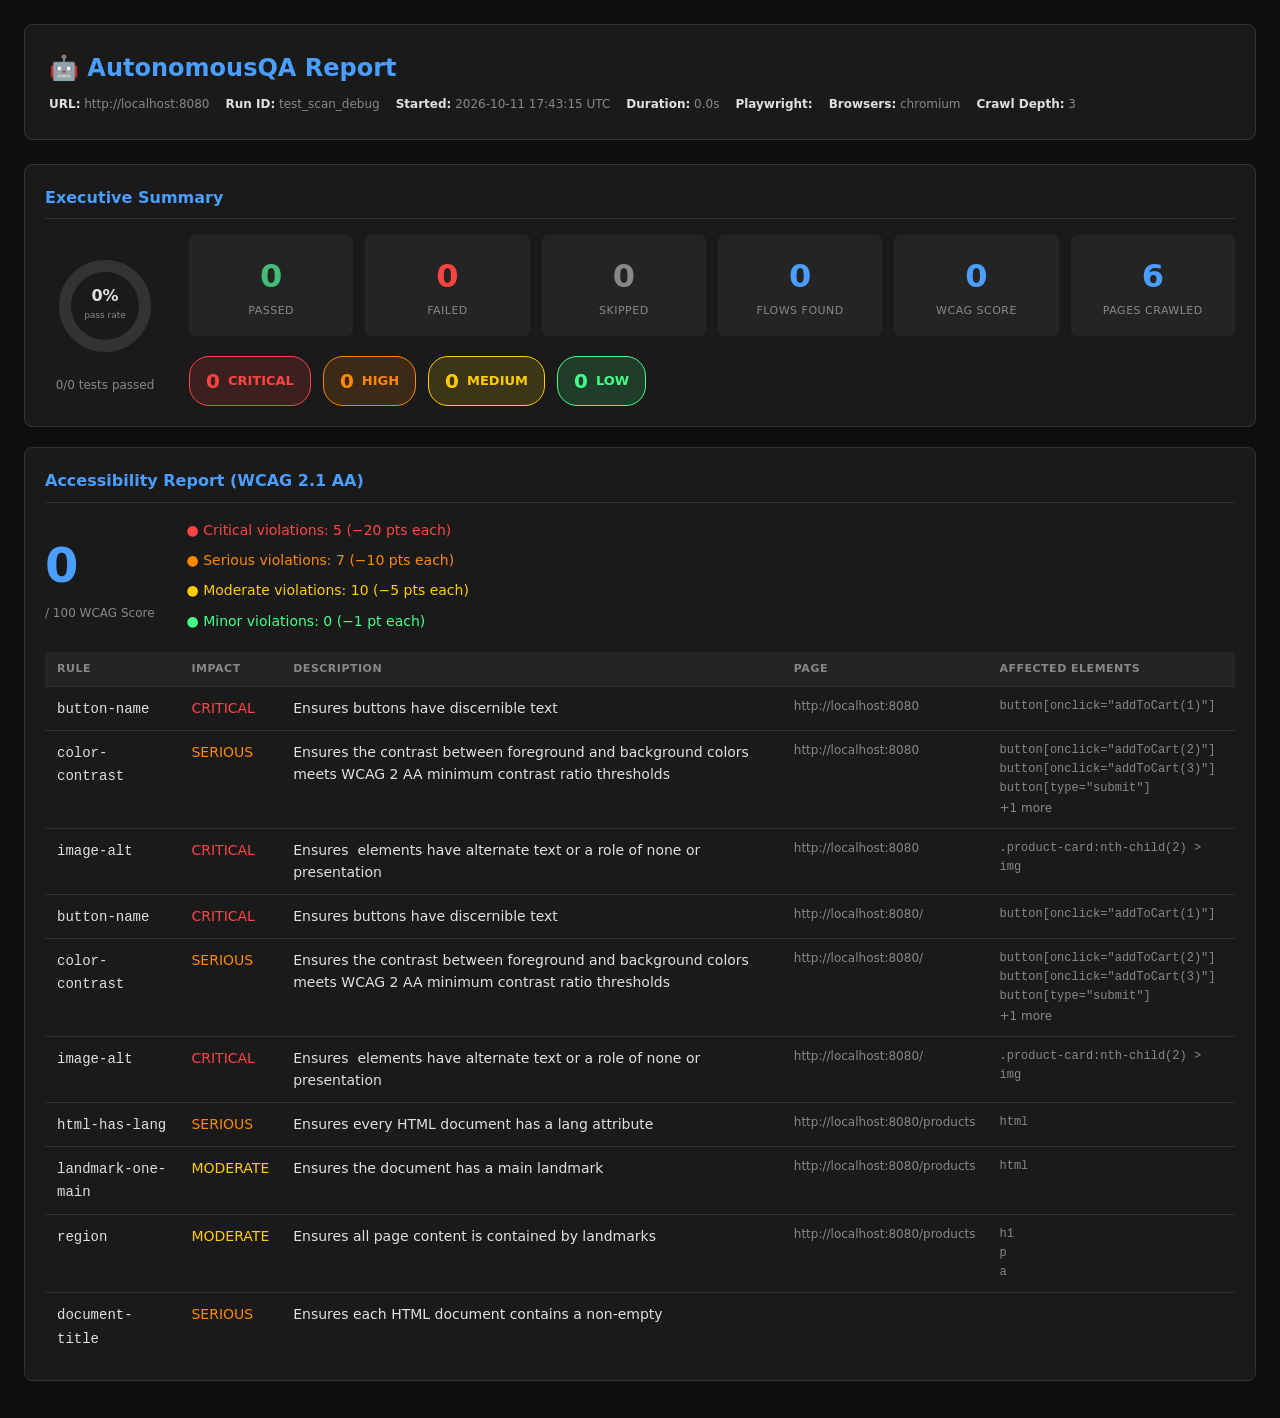
<file: reports/test_scan_debug/report.html>
<!DOCTYPE html>
<html lang="en">
<head>
  <meta charset="UTF-8">
  <meta name="viewport" content="width=device-width, initial-scale=1.0">
  <title>QA Report — http://localhost:8080 — test_scan_debug</title>
  <style>
    :root {
      --bg: #0f0f0f; --surface: #1a1a1a; --surface2: #242424;
      --border: #333; --text: #e0e0e0; --muted: #888;
      --critical: #ff4444; --high: #ff8800; --medium: #ffcc00; --low: #44ff88;
      --pass: #44bb77; --fail: #ff4444; --skip: #888888;
      --accent: #4a9eff;
    }
    * { box-sizing: border-box; margin: 0; padding: 0; }
    body { background: var(--bg); color: var(--text); font-family: 'Segoe UI', system-ui, sans-serif; font-size: 14px; line-height: 1.6; }
    .container { max-width: 1400px; margin: 0 auto; padding: 24px; }

    /* Header */
    .header { background: var(--surface); border: 1px solid var(--border); border-radius: 8px; padding: 24px; margin-bottom: 24px; }
    .header h1 { font-size: 24px; color: var(--accent); margin-bottom: 8px; }
    .header-meta { display: flex; flex-wrap: wrap; gap: 16px; color: var(--muted); font-size: 12px; }
    .header-meta span strong { color: var(--text); }

    /* Cards */
    .card { background: var(--surface); border: 1px solid var(--border); border-radius: 8px; padding: 20px; margin-bottom: 20px; }
    .card h2 { font-size: 16px; color: var(--accent); margin-bottom: 16px; border-bottom: 1px solid var(--border); padding-bottom: 8px; }

    /* Summary Grid */
    .summary-grid { display: grid; grid-template-columns: repeat(auto-fit, minmax(140px, 1fr)); gap: 12px; margin-bottom: 20px; }
    .summary-stat { background: var(--surface2); border-radius: 6px; padding: 16px; text-align: center; }
    .summary-stat .value { font-size: 32px; font-weight: 700; }
    .summary-stat .label { font-size: 11px; color: var(--muted); text-transform: uppercase; letter-spacing: 0.5px; }
    .stat-pass .value { color: var(--pass); }
    .stat-fail .value { color: var(--fail); }
    .stat-skip .value { color: var(--skip); }
    .stat-score .value { color: var(--accent); }

    /* Severity Badges */
    .severity-grid { display: flex; gap: 12px; flex-wrap: wrap; }
    .severity-badge { display: flex; align-items: center; gap: 8px; padding: 8px 16px; border-radius: 20px; font-weight: 600; font-size: 13px; }
    .badge-critical { background: rgba(255,68,68,0.15); border: 1px solid var(--critical); color: var(--critical); }
    .badge-high { background: rgba(255,136,0,0.15); border: 1px solid var(--high); color: var(--high); }
    .badge-medium { background: rgba(255,204,0,0.15); border: 1px solid var(--medium); color: var(--medium); }
    .badge-low { background: rgba(68,255,136,0.15); border: 1px solid var(--low); color: var(--low); }
    .badge-count { font-size: 20px; font-weight: 700; }

    /* Pass Rate Donut */
    .summary-top { display: grid; grid-template-columns: auto 1fr; gap: 24px; align-items: center; }
    .donut-container { text-align: center; }
    .donut-label { font-size: 12px; color: var(--muted); margin-top: 4px; }

    /* Tables */
    table { width: 100%; border-collapse: collapse; }
    th { text-align: left; padding: 8px 12px; background: var(--surface2); color: var(--muted); font-size: 11px; text-transform: uppercase; letter-spacing: 0.5px; border-bottom: 1px solid var(--border); }
    td { padding: 10px 12px; border-bottom: 1px solid var(--border); vertical-align: top; }
    tr:last-child td { border-bottom: none; }
    tr:hover td { background: rgba(255,255,255,0.02); }

    /* Status badges */
    .status { display: inline-block; padding: 2px 8px; border-radius: 4px; font-size: 11px; font-weight: 600; text-transform: uppercase; }
    .status-passed { background: rgba(68,187,119,0.15); color: var(--pass); }
    .status-failed { background: rgba(255,68,68,0.15); color: var(--fail); }
    .status-skipped { background: rgba(136,136,136,0.15); color: var(--skip); }
    .severity-cell-critical { color: var(--critical); font-weight: 600; }
    .severity-cell-high { color: var(--high); font-weight: 600; }
    .severity-cell-medium { color: var(--medium); font-weight: 600; }
    .severity-cell-low { color: var(--low); font-weight: 600; }

    /* Code blocks */
    pre { background: #0a0a0a; border: 1px solid var(--border); border-radius: 6px; padding: 16px; overflow-x: auto; font-size: 12px; line-height: 1.5; white-space: pre-wrap; word-wrap: break-word; }
    code { font-family: 'Fira Code', 'Cascadia Code', 'Consolas', monospace; }

    /* Error messages */
    .error-text { color: var(--fail); font-size: 12px; font-family: monospace; max-height: 120px; overflow-y: auto; }
    .repro-steps { margin: 0; padding-left: 16px; color: var(--muted); font-size: 12px; }
    .repro-steps li { margin-bottom: 2px; }

    /* Accessibility */
    .wcag-score { font-size: 48px; font-weight: 700; color: var(--accent); }
    .wcag-label { color: var(--muted); font-size: 12px; }
    .impact-critical { color: var(--critical); }
    .impact-serious { color: var(--high); }
    .impact-moderate { color: var(--medium); }
    .impact-minor { color: var(--low); }

    /* Visual diffs */
    .visual-grid { display: grid; grid-template-columns: 1fr 1fr 1fr; gap: 12px; }
    .visual-card { text-align: center; }
    .visual-card img { width: 100%; border: 1px solid var(--border); border-radius: 4px; max-height: 200px; object-fit: contain; }
    .visual-card .visual-label { font-size: 11px; color: var(--muted); margin-top: 4px; }
    .change-pct { font-weight: 700; color: var(--accent); }

    /* Crawl map */
    .crawl-map { font-family: monospace; font-size: 12px; line-height: 1.8; color: var(--muted); }
    .crawl-url { color: var(--text); }
    .crawl-error { color: var(--fail); }

    /* Collapsible */
    details summary { cursor: pointer; padding: 8px; background: var(--surface2); border-radius: 4px; color: var(--muted); font-size: 12px; }
    details summary:hover { color: var(--text); }
    details[open] summary { margin-bottom: 8px; }

    /* Responsive */
    @media (max-width: 768px) {
      .summary-top { grid-template-columns: 1fr; }
      .visual-grid { grid-template-columns: 1fr; }
    }
  </style>
</head>
<body>
<div class="container">

  <!-- HEADER -->
  <div class="header">
    <h1>🤖 AutonomousQA Report</h1>
    <div class="header-meta">
      <span><strong>URL:</strong> http://localhost:8080</span>
      <span><strong>Run ID:</strong> test_scan_debug</span>
      <span><strong>Started:</strong> 2026-10-11 17:43:15 UTC</span>
      <span><strong>Duration:</strong> 0.0s</span>
      <span><strong>Playwright:</strong> </span>
      <span><strong>Browsers:</strong> chromium</span>
      <span><strong>Crawl Depth:</strong> 3</span>
    </div>
  </div>

  <!-- EXECUTIVE SUMMARY -->
  <div class="card">
    <h2>Executive Summary</h2>
    <div class="summary-top">
      <!-- Donut Chart (inline SVG) -->
      <div class="donut-container">
        
        
        
        
        
        
        <svg width="120" height="120" viewBox="0 0 120 120">
          <circle cx="60" cy="60" r="40" fill="none" stroke="#333" stroke-width="12"/>
          <circle cx="60" cy="60" r="40" fill="none" stroke="#44bb77" stroke-width="12"
            stroke-dasharray="0.0 251.2"
            stroke-dashoffset="62.8" transform="rotate(-90 60 60)"/>
          <text x="60" y="55" text-anchor="middle" fill="#e0e0e0" font-size="16" font-weight="700">0%</text>
          <text x="60" y="72" text-anchor="middle" fill="#888" font-size="9">pass rate</text>
        </svg>
        <div class="donut-label">0/0 tests passed</div>
      </div>

      <div>
        <div class="summary-grid">
          <div class="summary-stat stat-pass">
            <div class="value">0</div>
            <div class="label">Passed</div>
          </div>
          <div class="summary-stat stat-fail">
            <div class="value">0</div>
            <div class="label">Failed</div>
          </div>
          <div class="summary-stat stat-skip">
            <div class="value">0</div>
            <div class="label">Skipped</div>
          </div>
          <div class="summary-stat stat-score">
            <div class="value">0</div>
            <div class="label">Flows Found</div>
          </div>
          
          <div class="summary-stat stat-score">
            <div class="value">0</div>
            <div class="label">WCAG Score</div>
          </div>
          
          
          <div class="summary-stat">
            <div class="value" style="color: var(--accent)">6</div>
            <div class="label">Pages Crawled</div>
          </div>
          
        </div>

        <!-- Severity Breakdown -->
        <div class="severity-grid">
          <div class="severity-badge badge-critical">
            <span class="badge-count">0</span>
            CRITICAL
          </div>
          <div class="severity-badge badge-high">
            <span class="badge-count">0</span>
            HIGH
          </div>
          <div class="severity-badge badge-medium">
            <span class="badge-count">0</span>
            MEDIUM
          </div>
          <div class="severity-badge badge-low">
            <span class="badge-count">0</span>
            LOW
          </div>
        </div>
      </div>
    </div>
  </div>

  <!-- TEST RESULTS -->
  

  <!-- GENERATED TEST FILE -->
  

  <!-- ACCESSIBILITY REPORT -->
  
  <div class="card">
    <h2>Accessibility Report (WCAG 2.1 AA)</h2>
    <div style="display: flex; align-items: center; gap: 32px; margin-bottom: 20px;">
      <div>
        <div class="wcag-score">0</div>
        <div class="wcag-label">/ 100 WCAG Score</div>
      </div>
      <div style="display: flex; flex-direction: column; gap: 8px;">
        <span class="impact-critical">● Critical violations: 5 (−20 pts each)</span>
        <span class="impact-serious">● Serious violations: 7 (−10 pts each)</span>
        <span class="impact-moderate">● Moderate violations: 10 (−5 pts each)</span>
        <span class="impact-minor">● Minor violations: 0 (−1 pt each)</span>
      </div>
    </div>

    
    <table>
      <thead>
        <tr>
          <th>Rule</th>
          <th>Impact</th>
          <th>Description</th>
          <th>Page</th>
          <th>Affected Elements</th>
        </tr>
      </thead>
      <tbody>
        
        <tr>
          <td><code>button-name</code></td>
          <td><span class="impact-critical">CRITICAL</span></td>
          <td>Ensures buttons have discernible text</td>
          <td style="color: var(--muted); font-size: 12px;">http://localhost:8080</td>
          <td style="font-size: 12px;">
            
            <code style="display: block; color: var(--muted);">button[onclick="addToCart(1)"]</code>
            
            
          </td>
        </tr>
        
        <tr>
          <td><code>color-contrast</code></td>
          <td><span class="impact-serious">SERIOUS</span></td>
          <td>Ensures the contrast between foreground and background colors meets WCAG 2 AA minimum contrast ratio thresholds</td>
          <td style="color: var(--muted); font-size: 12px;">http://localhost:8080</td>
          <td style="font-size: 12px;">
            
            <code style="display: block; color: var(--muted);">button[onclick="addToCart(2)"]</code>
            
            <code style="display: block; color: var(--muted);">button[onclick="addToCart(3)"]</code>
            
            <code style="display: block; color: var(--muted);">button[type="submit"]</code>
            
            
            <span style="color: var(--muted)">+1 more</span>
            
          </td>
        </tr>
        
        <tr>
          <td><code>image-alt</code></td>
          <td><span class="impact-critical">CRITICAL</span></td>
          <td>Ensures <img> elements have alternate text or a role of none or presentation</td>
          <td style="color: var(--muted); font-size: 12px;">http://localhost:8080</td>
          <td style="font-size: 12px;">
            
            <code style="display: block; color: var(--muted);">.product-card:nth-child(2) > img</code>
            
            
          </td>
        </tr>
        
        <tr>
          <td><code>button-name</code></td>
          <td><span class="impact-critical">CRITICAL</span></td>
          <td>Ensures buttons have discernible text</td>
          <td style="color: var(--muted); font-size: 12px;">http://localhost:8080/</td>
          <td style="font-size: 12px;">
            
            <code style="display: block; color: var(--muted);">button[onclick="addToCart(1)"]</code>
            
            
          </td>
        </tr>
        
        <tr>
          <td><code>color-contrast</code></td>
          <td><span class="impact-serious">SERIOUS</span></td>
          <td>Ensures the contrast between foreground and background colors meets WCAG 2 AA minimum contrast ratio thresholds</td>
          <td style="color: var(--muted); font-size: 12px;">http://localhost:8080/</td>
          <td style="font-size: 12px;">
            
            <code style="display: block; color: var(--muted);">button[onclick="addToCart(2)"]</code>
            
            <code style="display: block; color: var(--muted);">button[onclick="addToCart(3)"]</code>
            
            <code style="display: block; color: var(--muted);">button[type="submit"]</code>
            
            
            <span style="color: var(--muted)">+1 more</span>
            
          </td>
        </tr>
        
        <tr>
          <td><code>image-alt</code></td>
          <td><span class="impact-critical">CRITICAL</span></td>
          <td>Ensures <img> elements have alternate text or a role of none or presentation</td>
          <td style="color: var(--muted); font-size: 12px;">http://localhost:8080/</td>
          <td style="font-size: 12px;">
            
            <code style="display: block; color: var(--muted);">.product-card:nth-child(2) > img</code>
            
            
          </td>
        </tr>
        
        <tr>
          <td><code>html-has-lang</code></td>
          <td><span class="impact-serious">SERIOUS</span></td>
          <td>Ensures every HTML document has a lang attribute</td>
          <td style="color: var(--muted); font-size: 12px;">http://localhost:8080/products</td>
          <td style="font-size: 12px;">
            
            <code style="display: block; color: var(--muted);">html</code>
            
            
          </td>
        </tr>
        
        <tr>
          <td><code>landmark-one-main</code></td>
          <td><span class="impact-moderate">MODERATE</span></td>
          <td>Ensures the document has a main landmark</td>
          <td style="color: var(--muted); font-size: 12px;">http://localhost:8080/products</td>
          <td style="font-size: 12px;">
            
            <code style="display: block; color: var(--muted);">html</code>
            
            
          </td>
        </tr>
        
        <tr>
          <td><code>region</code></td>
          <td><span class="impact-moderate">MODERATE</span></td>
          <td>Ensures all page content is contained by landmarks</td>
          <td style="color: var(--muted); font-size: 12px;">http://localhost:8080/products</td>
          <td style="font-size: 12px;">
            
            <code style="display: block; color: var(--muted);">h1</code>
            
            <code style="display: block; color: var(--muted);">p</code>
            
            <code style="display: block; color: var(--muted);">a</code>
            
            
          </td>
        </tr>
        
        <tr>
          <td><code>document-title</code></td>
          <td><span class="impact-serious">SERIOUS</span></td>
          <td>Ensures each HTML document contains a non-empty <title> element</td>
          <td style="color: var(--muted); font-size: 12px;">http://localhost:8080/about-us-this-page-does-not-exist</td>
          <td style="font-size: 12px;">
            
            <code style="display: block; color: var(--muted);">html</code>
            
            
          </td>
        </tr>
        
        <tr>
          <td><code>html-has-lang</code></td>
          <td><span class="impact-serious">SERIOUS</span></td>
          <td>Ensures every HTML document has a lang attribute</td>
          <td style="color: var(--muted); font-size: 12px;">http://localhost:8080/about-us-this-page-does-not-exist</td>
          <td style="font-size: 12px;">
            
            <code style="display: block; color: var(--muted);">html</code>
            
            
          </td>
        </tr>
        
        <tr>
          <td><code>landmark-one-main</code></td>
          <td><span class="impact-moderate">MODERATE</span></td>
          <td>Ensures the document has a main landmark</td>
          <td style="color: var(--muted); font-size: 12px;">http://localhost:8080/about-us-this-page-does-not-exist</td>
          <td style="font-size: 12px;">
            
            <code style="display: block; color: var(--muted);">html</code>
            
            
          </td>
        </tr>
        
        <tr>
          <td><code>page-has-heading-one</code></td>
          <td><span class="impact-moderate">MODERATE</span></td>
          <td>Ensure that the page, or at least one of its frames contains a level-one heading</td>
          <td style="color: var(--muted); font-size: 12px;">http://localhost:8080/about-us-this-page-does-not-exist</td>
          <td style="font-size: 12px;">
            
            <code style="display: block; color: var(--muted);">html</code>
            
            
          </td>
        </tr>
        
        <tr>
          <td><code>region</code></td>
          <td><span class="impact-moderate">MODERATE</span></td>
          <td>Ensures all page content is contained by landmarks</td>
          <td style="color: var(--muted); font-size: 12px;">http://localhost:8080/about-us-this-page-does-not-exist</td>
          <td style="font-size: 12px;">
            
            <code style="display: block; color: var(--muted);">pre</code>
            
            
          </td>
        </tr>
        
        <tr>
          <td><code>image-alt</code></td>
          <td><span class="impact-critical">CRITICAL</span></td>
          <td>Ensures <img> elements have alternate text or a role of none or presentation</td>
          <td style="color: var(--muted); font-size: 12px;">http://localhost:8080/contact</td>
          <td style="font-size: 12px;">
            
            <code style="display: block; color: var(--muted);">img</code>
            
            
          </td>
        </tr>
        
        <tr>
          <td><code>landmark-one-main</code></td>
          <td><span class="impact-moderate">MODERATE</span></td>
          <td>Ensures the document has a main landmark</td>
          <td style="color: var(--muted); font-size: 12px;">http://localhost:8080/contact</td>
          <td style="font-size: 12px;">
            
            <code style="display: block; color: var(--muted);">html</code>
            
            
          </td>
        </tr>
        
        <tr>
          <td><code>region</code></td>
          <td><span class="impact-moderate">MODERATE</span></td>
          <td>Ensures all page content is contained by landmarks</td>
          <td style="color: var(--muted); font-size: 12px;">http://localhost:8080/contact</td>
          <td style="font-size: 12px;">
            
            <code style="display: block; color: var(--muted);">h1</code>
            
            <code style="display: block; color: var(--muted);">p</code>
            
            <code style="display: block; color: var(--muted);">img</code>
            
            
            <span style="color: var(--muted)">+1 more</span>
            
          </td>
        </tr>
        
        <tr>
          <td><code>document-title</code></td>
          <td><span class="impact-serious">SERIOUS</span></td>
          <td>Ensures each HTML document contains a non-empty <title> element</td>
          <td style="color: var(--muted); font-size: 12px;">http://localhost:8080/privacy</td>
          <td style="font-size: 12px;">
            
            <code style="display: block; color: var(--muted);">html</code>
            
            
          </td>
        </tr>
        
        <tr>
          <td><code>html-has-lang</code></td>
          <td><span class="impact-serious">SERIOUS</span></td>
          <td>Ensures every HTML document has a lang attribute</td>
          <td style="color: var(--muted); font-size: 12px;">http://localhost:8080/privacy</td>
          <td style="font-size: 12px;">
            
            <code style="display: block; color: var(--muted);">html</code>
            
            
          </td>
        </tr>
        
        <tr>
          <td><code>landmark-one-main</code></td>
          <td><span class="impact-moderate">MODERATE</span></td>
          <td>Ensures the document has a main landmark</td>
          <td style="color: var(--muted); font-size: 12px;">http://localhost:8080/privacy</td>
          <td style="font-size: 12px;">
            
            <code style="display: block; color: var(--muted);">html</code>
            
            
          </td>
        </tr>
        
        <tr>
          <td><code>page-has-heading-one</code></td>
          <td><span class="impact-moderate">MODERATE</span></td>
          <td>Ensure that the page, or at least one of its frames contains a level-one heading</td>
          <td style="color: var(--muted); font-size: 12px;">http://localhost:8080/privacy</td>
          <td style="font-size: 12px;">
            
            <code style="display: block; color: var(--muted);">html</code>
            
            
          </td>
        </tr>
        
        <tr>
          <td><code>region</code></td>
          <td><span class="impact-moderate">MODERATE</span></td>
          <td>Ensures all page content is contained by landmarks</td>
          <td style="color: var(--muted); font-size: 12px;">http://localhost:8080/privacy</td>
          <td style="font-size: 12px;">
            
            <code style="display: block; color: var(--muted);">pre</code>
            
            
          </td>
        </tr>
        
      </tbody>
    </table>
    
  </div>
  

  <!-- VISUAL DIFFS -->
  

  <!-- CRAWL MAP -->
  
  <div class="card">
    <h2>Crawl Map</h2>
    <div class="crawl-map">
      
      <div>
        
        
        <span class="crawl-url">
          http://localhost:8080
          <span style="color: var(--muted)"> — Bug-Ridden Demo Store</span>
          
        </span>
      </div>
      
      <div>
        │  
        ├─ 
        <span class="crawl-url">
          http://localhost:8080/
          <span style="color: var(--muted)"> — Bug-Ridden Demo Store</span>
          
        </span>
      </div>
      
      <div>
        │  
        ├─ 
        <span class="crawl-url">
          http://localhost:8080/products
          <span style="color: var(--muted)"> — Products</span>
          
        </span>
      </div>
      
      <div>
        │  
        ├─ 
        <span class="crawl-url">
          http://localhost:8080/about-us-this-page-does-not-exist
          
          
        </span>
      </div>
      
      <div>
        │  
        ├─ 
        <span class="crawl-url">
          http://localhost:8080/contact
          <span style="color: var(--muted)"> — Contact — Demo Store</span>
          
        </span>
      </div>
      
      <div>
        │  
        ├─ 
        <span class="crawl-url">
          http://localhost:8080/privacy
          
          
        </span>
      </div>
      
    </div>
    
  </div>
  

  <!-- DEBUG LOGS -->
  

  <div style="text-align: center; color: var(--muted); font-size: 12px; margin-top: 24px; padding-bottom: 24px;">
    Generated by AutonomousQA Agent • test_scan_debug
  </div>

</div>
</body>
</html>
</file>
